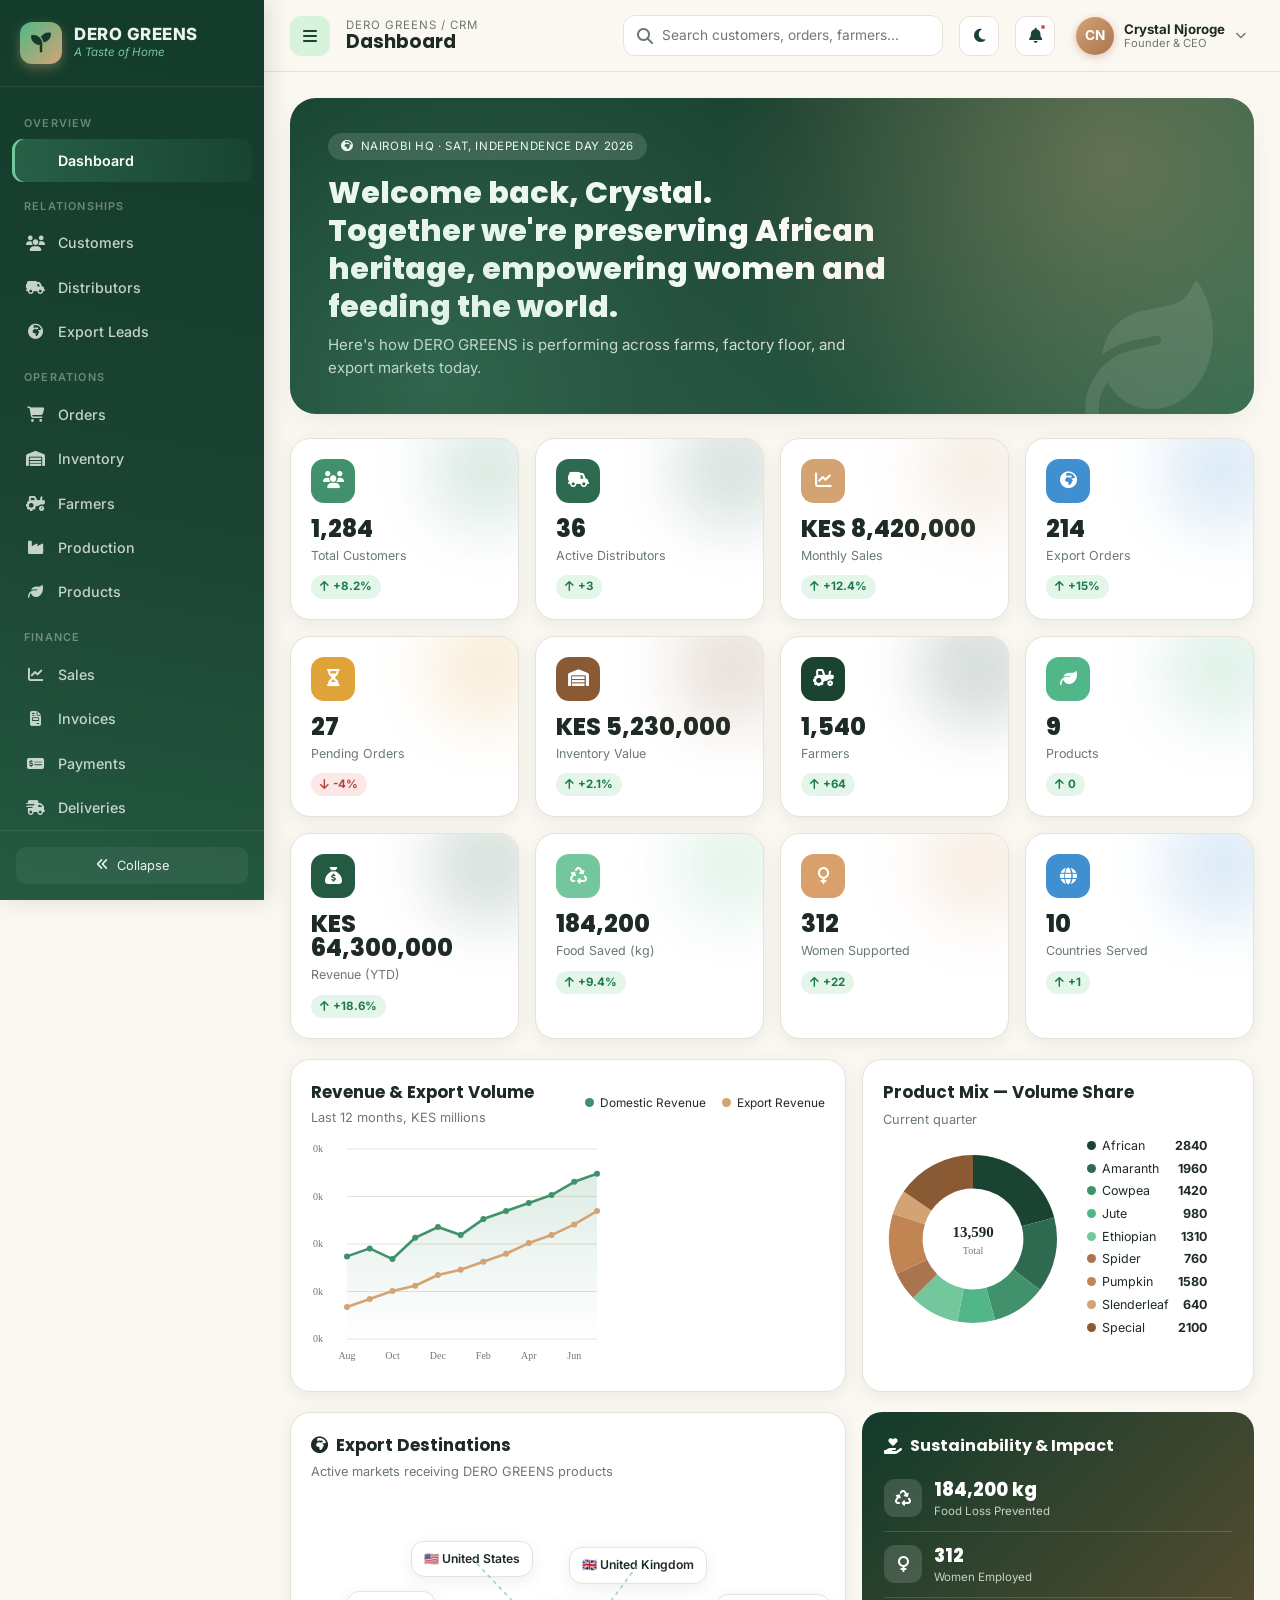
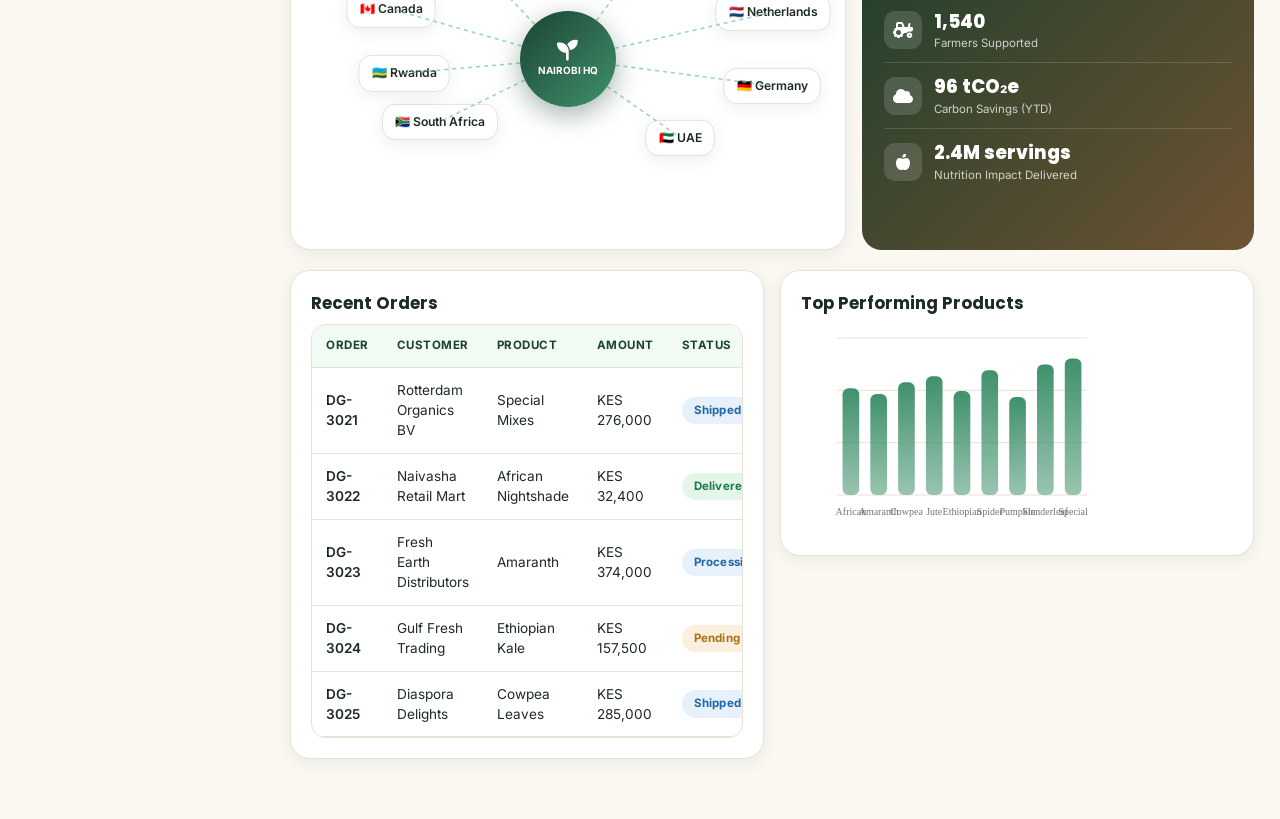
<file: dashboard/index.html>
<!DOCTYPE html>
<html lang="en">
<head>
<meta charset="UTF-8">
<meta name="viewport" content="width=device-width, initial-scale=1.0">
<title>DERO GREENS | CRM Dashboard</title>
<meta name="robots" content="noindex, nofollow">

<!-- ============================================================
     DERO GREENS — CRM DASHBOARD (Front-end only, dummy data)
     Built with Bootstrap 5, Font Awesome, custom CSS & vanilla JS
     ============================================================ -->

<!-- Bootstrap 5 -->
<link href="https://cdn.jsdelivr.net/npm/bootstrap@5.3.3/dist/css/bootstrap.min.css" rel="stylesheet">
<!-- Font Awesome -->
<link rel="stylesheet" href="https://cdnjs.cloudflare.com/ajax/libs/font-awesome/6.5.1/css/all.min.css">
<!-- Google Fonts -->
<link rel="preconnect" href="https://fonts.googleapis.com">
<link href="https://fonts.googleapis.com/css2?family=Poppins:wght@500;600;700;800&family=Inter:wght@400;500;600;700&display=swap" rel="stylesheet">

<style>
/* =========================================================
   1. DESIGN TOKENS
   ========================================================= */
:root{
  --forest-950:#0e2b20;
  --forest-900:#123b2b;
  --forest-800:#1b4332;
  --forest-700:#245a41;
  --green-600:#2d6a4f;
  --green-500:#40916c;
  --green-400:#52b788;
  --green-300:#74c69d;
  --mint-100:#d8f3dc;
  --mint-50:#f1faf3;
  --earth-600:#8a5a34;
  --earth-500:#a9744f;
  --earth-400:#c08552;
  --earth-300:#d9a06b;
  --sand-100:#f3e3cf;
  --cream:#fbf8f2;
  --white:#ffffff;
  --ink:#1e2b24;
  --muted:#6b7a71;
  --line:#e7e2d6;
  --gold:#d4a373;
  --danger:#d9534f;
  --warning:#e0a339;
  --info:#3f8fd1;
  --radius-lg:20px;
  --radius-md:14px;
  --radius-sm:10px;
  --shadow-soft:0 10px 30px -12px rgba(27,67,50,.15);
  --shadow-card:0 4px 16px rgba(27,67,50,.08);
  --sidebar-w:264px;
  --sidebar-w-collapsed:82px;
  --topbar-h:72px;
}

body.dark{
  --cream:#0f1a15;
  --white:#16241d;
  --ink:#eef3ee;
  --muted:#9bb0a3;
  --line:#243830;
  --mint-100:#1c3a2c;
  --mint-50:#152a20;
  --shadow-card:0 4px 18px rgba(0,0,0,.35);
}

*{box-sizing:border-box;}
html{scroll-behavior:smooth;}
body{
  font-family:'Inter',sans-serif;
  background:var(--cream);
  color:var(--ink);
  margin:0;
  transition:background .35s ease, color .35s ease;
  overflow-x:hidden;
}
h1,h2,h3,h4,h5,h6,.font-display{font-family:'Poppins',sans-serif;}
a{text-decoration:none;}
::-webkit-scrollbar{width:8px;height:8px;}
::-webkit-scrollbar-thumb{background:var(--green-300);border-radius:10px;}
::-webkit-scrollbar-track{background:transparent;}

/* =========================================================
   2. APP SHELL
   ========================================================= */
.app-wrapper{display:flex;min-height:100vh;}

/* ---------- Sidebar ---------- */
.sidebar{
  width:var(--sidebar-w);
  background:linear-gradient(190deg, var(--forest-900) 0%, var(--forest-800) 55%, var(--forest-700) 100%);
  color:#eaf3ec;
  position:fixed;
  top:0;left:0;bottom:0;
  z-index:1040;
  display:flex;
  flex-direction:column;
  transition:width .3s ease, transform .3s ease;
  box-shadow:4px 0 24px rgba(0,0,0,.12);
}
.sidebar.collapsed{width:var(--sidebar-w-collapsed);}
.sidebar-brand{
  display:flex;align-items:center;gap:12px;
  padding:22px 20px;
  border-bottom:1px solid rgba(255,255,255,.08);
  min-height:var(--topbar-h);
}
.sidebar-brand .logo-mark{
  width:42px;height:42px;border-radius:12px;
  background:linear-gradient(135deg,var(--green-400),var(--gold));
  display:flex;align-items:center;justify-content:center;
  font-size:20px;color:var(--forest-900);flex:none;
  box-shadow:0 4px 12px rgba(212,163,115,.4);
}
.sidebar-brand .brand-text{overflow:hidden;white-space:nowrap;}
.sidebar-brand .brand-text .name{font-weight:800;font-size:1.05rem;letter-spacing:.5px;line-height:1.1;}
.sidebar-brand .brand-text .tag{font-size:.72rem;color:var(--green-300);font-style:italic;}
.sidebar.collapsed .brand-text{display:none;}

.sidebar-nav{flex:1;overflow-y:auto;padding:14px 12px;}
.sidebar-nav::-webkit-scrollbar{width:4px;}
.nav-section-label{
  font-size:.68rem;text-transform:uppercase;letter-spacing:1.2px;
  color:rgba(234,243,236,.4);padding:14px 12px 6px;font-weight:600;
}
.sidebar.collapsed .nav-section-label{opacity:0;height:8px;padding:0;overflow:hidden;}

.nav-item-btn{
  display:flex;align-items:center;gap:13px;
  padding:10.5px 14px;margin:2px 0;border-radius:11px;
  color:rgba(234,243,236,.82);font-size:.89rem;font-weight:500;
  cursor:pointer;position:relative;white-space:nowrap;
  transition:background .2s ease, color .2s ease, transform .15s ease;
}
.nav-item-btn i{width:19px;text-align:center;font-size:.95rem;flex:none;}
.nav-item-btn:hover{background:rgba(255,255,255,.08);color:#fff;transform:translateX(2px);}
.nav-item-btn.active{
  background:linear-gradient(90deg, rgba(82,183,136,.28), rgba(82,183,136,.06));
  color:#fff;font-weight:600;
  box-shadow:inset 3px 0 0 var(--green-300);
}
.sidebar.collapsed .nav-item-btn span{display:none;}
.sidebar.collapsed .nav-item-btn{justify-content:center;}

.sidebar-foot{padding:16px;border-top:1px solid rgba(255,255,255,.08);}
.sidebar-collapse-btn{
  width:100%;background:rgba(255,255,255,.06);border:none;color:#eaf3ec;
  padding:9px;border-radius:10px;font-size:.8rem;cursor:pointer;
  display:flex;align-items:center;justify-content:center;gap:8px;
  transition:background .2s;
}
.sidebar-collapse-btn:hover{background:rgba(255,255,255,.14);}

/* ---------- Main area ---------- */
.main-wrapper{
  margin-left:var(--sidebar-w);
  flex:1;min-width:0;
  transition:margin-left .3s ease;
  display:flex;flex-direction:column;
}
.sidebar.collapsed ~ .main-wrapper{margin-left:var(--sidebar-w-collapsed);}

/* ---------- Topbar ---------- */
.topbar{
  height:var(--topbar-h);
  position:sticky;top:0;z-index:1030;
  background:rgba(251,248,242,.85);
  backdrop-filter:blur(14px) saturate(160%);
  -webkit-backdrop-filter:blur(14px) saturate(160%);
  border-bottom:1px solid var(--line);
  display:flex;align-items:center;gap:16px;
  padding:0 26px;
}
body.dark .topbar{background:rgba(22,36,29,.85);}
.topbar-toggle{
  background:var(--mint-100);border:none;color:var(--forest-800);
  width:40px;height:40px;border-radius:11px;font-size:1rem;cursor:pointer;
  display:flex;align-items:center;justify-content:center;flex:none;
  transition:background .2s;
}
.topbar-toggle:hover{background:var(--green-300);color:#fff;}
.page-heading{display:flex;flex-direction:column;line-height:1.1;margin-right:auto;min-width:0;}
.page-heading .crumb{font-size:.72rem;color:var(--muted);text-transform:uppercase;letter-spacing:1px;}
.page-heading .title{font-family:'Poppins';font-weight:700;font-size:1.15rem;color:var(--ink);white-space:nowrap;overflow:hidden;text-overflow:ellipsis;}

.search-box{
  position:relative;width:320px;max-width:34vw;
}
.search-box input{
  width:100%;border:1px solid var(--line);background:var(--white);
  border-radius:12px;padding:9px 14px 9px 38px;font-size:.86rem;color:var(--ink);
  transition:box-shadow .2s, border-color .2s;
}
.search-box input:focus{outline:none;border-color:var(--green-400);box-shadow:0 0 0 3px rgba(82,183,136,.18);}
.search-box i{position:absolute;left:14px;top:50%;transform:translateY(-50%);color:var(--muted);}

.icon-btn{
  width:40px;height:40px;border-radius:11px;border:1px solid var(--line);
  background:var(--white);color:var(--forest-800);display:flex;align-items:center;justify-content:center;
  cursor:pointer;position:relative;transition:all .2s;flex:none;font-size:.95rem;
}
.icon-btn:hover{background:var(--mint-100);border-color:var(--green-300);}
.icon-btn .dot{
  position:absolute;top:6px;right:7px;width:8px;height:8px;border-radius:50%;
  background:var(--danger);border:2px solid var(--white);
}
.profile-chip{display:flex;align-items:center;gap:10px;cursor:pointer;padding:5px 8px 5px 5px;border-radius:12px;transition:background .2s;}
.profile-chip:hover{background:var(--mint-100);}
.avatar{
  width:38px;height:38px;border-radius:50%;
  background:linear-gradient(135deg,var(--gold),var(--earth-500));
  display:flex;align-items:center;justify-content:center;color:#fff;font-weight:700;font-size:.85rem;
  flex:none;box-shadow:0 2px 8px rgba(169,116,79,.4);
}
.profile-chip .who{line-height:1.1;}
.profile-chip .who .nm{font-size:.83rem;font-weight:700;color:var(--ink);}
.profile-chip .who .rl{font-size:.7rem;color:var(--muted);}

/* dropdown panels (notifications / profile) */
.float-panel{
  position:absolute;top:56px;right:0;width:340px;background:var(--white);
  border:1px solid var(--line);border-radius:var(--radius-md);box-shadow:var(--shadow-soft);
  padding:8px;display:none;z-index:1050;max-height:420px;overflow-y:auto;
}
.float-panel.show{display:block;animation:fadeSlide .18s ease;}
@keyframes fadeSlide{from{opacity:0;transform:translateY(-6px);}to{opacity:1;transform:translateY(0);}}
.float-panel .fp-title{font-weight:700;font-size:.85rem;padding:8px 10px;color:var(--forest-800);}
.notif-item{display:flex;gap:10px;padding:9px 10px;border-radius:10px;cursor:pointer;}
.notif-item:hover{background:var(--mint-50);}
.notif-item .ni-icon{width:34px;height:34px;border-radius:9px;display:flex;align-items:center;justify-content:center;flex:none;font-size:.8rem;}
.notif-item .ni-body .t{font-size:.8rem;font-weight:600;color:var(--ink);}
.notif-item .ni-body .d{font-size:.72rem;color:var(--muted);}

.content-area{padding:26px 26px 60px;flex:1;min-width:0;}

/* =========================================================
   3. GENERIC COMPONENTS
   ========================================================= */
.page{display:none;animation:pageIn .35s ease;}
.page.active{display:block;}
@keyframes pageIn{from{opacity:0;transform:translateY(8px);}to{opacity:1;transform:translateY(0);}}

.card-soft{
  background:var(--white);border:1px solid var(--line);border-radius:var(--radius-lg);
  box-shadow:var(--shadow-card);
}
.section-title{font-family:'Poppins';font-weight:700;font-size:1.05rem;color:var(--ink);margin-bottom:2px;}
.section-sub{font-size:.8rem;color:var(--muted);}

/* Hero */
.hero-banner{
  border-radius:26px;padding:34px 38px;position:relative;overflow:hidden;color:#fff;
  background:linear-gradient(120deg, var(--forest-900) 0%, var(--forest-800) 45%, var(--green-600) 100%);
  box-shadow:var(--shadow-soft);
  margin-bottom:24px;
}
.hero-banner::before{
  content:"";position:absolute;inset:0;
  background:radial-gradient(circle at 85% 20%, rgba(212,163,115,.35), transparent 45%),
             radial-gradient(circle at 15% 90%, rgba(116,198,157,.28), transparent 50%);
  pointer-events:none;
}
.hero-banner .eyebrow{
  display:inline-flex;align-items:center;gap:7px;background:rgba(255,255,255,.14);
  padding:5px 13px;border-radius:30px;font-size:.72rem;letter-spacing:.6px;text-transform:uppercase;margin-bottom:14px;
}
.hero-banner h1{font-size:1.9rem;font-weight:800;max-width:640px;line-height:1.25;margin-bottom:8px;}
.hero-banner p{max-width:560px;color:rgba(255,255,255,.82);font-size:.94rem;margin-bottom:0;}
.hero-leaf{position:absolute;right:36px;bottom:-14px;font-size:9rem;opacity:.10;transform:rotate(-12deg);}

/* Stat cards */
.stat-card{
  background:var(--white);border:1px solid var(--line);border-radius:var(--radius-lg);
  padding:20px;position:relative;overflow:hidden;transition:transform .25s ease, box-shadow .25s ease;
  box-shadow:var(--shadow-card);height:100%;
}
.stat-card:hover{transform:translateY(-5px);box-shadow:var(--shadow-soft);}
.stat-card .si-icon{
  width:44px;height:44px;border-radius:13px;display:flex;align-items:center;justify-content:center;
  font-size:1.05rem;margin-bottom:14px;color:#fff;
}
.stat-card .si-val{font-family:'Poppins';font-weight:800;font-size:1.5rem;color:var(--ink);line-height:1;}
.stat-card .si-label{font-size:.78rem;color:var(--muted);margin-top:6px;}
.stat-card .si-trend{font-size:.72rem;font-weight:700;margin-top:10px;display:inline-flex;align-items:center;gap:4px;padding:3px 9px;border-radius:20px;}
.si-trend.up{color:#1b7a4d;background:#e4f6ea;}
.si-trend.down{color:#b8433d;background:#fbe8e7;}
.stat-card .si-glow{position:absolute;width:120px;height:120px;border-radius:50%;filter:blur(30px);opacity:.18;top:-30px;right:-30px;}

/* Buttons */
.btn-dero{
  background:linear-gradient(135deg,var(--green-500),var(--forest-800));border:none;color:#fff;
  border-radius:11px;padding:9px 18px;font-weight:600;font-size:.85rem;transition:all .2s;
  box-shadow:0 4px 14px rgba(45,106,79,.3);
}
.btn-dero:hover{filter:brightness(1.08);color:#fff;transform:translateY(-1px);}
.btn-outline-dero{
  border:1.5px solid var(--green-400);color:var(--forest-800);background:transparent;border-radius:11px;
  padding:8px 17px;font-weight:600;font-size:.85rem;transition:all .2s;
}
.btn-outline-dero:hover{background:var(--mint-100);}
.btn-ghost-sm{border:1px solid var(--line);background:var(--white);color:var(--ink);border-radius:9px;padding:5px 11px;font-size:.76rem;font-weight:600;transition:.2s;}
.btn-ghost-sm:hover{background:var(--mint-100);border-color:var(--green-300);}

/* Badges */
.badge-dero{padding:5px 12px;border-radius:20px;font-size:.72rem;font-weight:700;letter-spacing:.2px;display:inline-flex;align-items:center;gap:5px;}
.bd-green{background:#e4f6ea;color:#1b7a4d;}
.bd-gold{background:#fbf0dd;color:#a97112;}
.bd-red{background:#fbe8e7;color:#b8433d;}
.bd-blue{background:#e6f1fb;color:#2266a3;}
.bd-gray{background:#eef0ee;color:#6b7a71;}
.bd-forest{background:var(--forest-800);color:#fff;}

/* Tables */
.table-modern{width:100%;border-collapse:separate;border-spacing:0;font-size:.85rem;}
.table-modern thead th{
  background:var(--mint-50);color:var(--forest-800);font-weight:700;font-size:.72rem;
  text-transform:uppercase;letter-spacing:.5px;padding:12px 14px;border-bottom:1px solid var(--line);white-space:nowrap;
}
.table-modern thead th:first-child{border-top-left-radius:12px;}
.table-modern thead th:last-child{border-top-right-radius:12px;}
.table-modern tbody td{padding:12px 14px;border-bottom:1px solid var(--line);color:var(--ink);vertical-align:middle;}
.table-modern tbody tr{transition:background .15s;}
.table-modern tbody tr:hover{background:var(--mint-50);}
.table-scroll{overflow-x:auto;border-radius:14px;border:1px solid var(--line);}
.row-avatar{width:32px;height:32px;border-radius:9px;display:flex;align-items:center;justify-content:center;font-size:.72rem;font-weight:700;color:#fff;flex:none;}

.filter-select{border:1px solid var(--line);border-radius:10px;padding:7px 12px;font-size:.8rem;background:var(--white);color:var(--ink);}
.toolbar{display:flex;flex-wrap:wrap;gap:10px;align-items:center;margin-bottom:16px;}
.toolbar .search-box{width:260px;}

/* Progress bars */
.progress-dero{height:8px;border-radius:20px;background:var(--mint-100);overflow:hidden;}
.progress-dero .bar{height:100%;border-radius:20px;background:linear-gradient(90deg,var(--green-400),var(--forest-800));}

/* Kanban / Pipeline */
.kanban-scroll{display:flex;gap:16px;overflow-x:auto;padding-bottom:14px;}
.kanban-col{
  min-width:270px;max-width:270px;background:var(--mint-50);border:1px solid var(--line);
  border-radius:16px;padding:14px;flex:none;
}
.kanban-col-head{display:flex;justify-content:space-between;align-items:center;margin-bottom:12px;}
.kanban-col-head .kt{font-weight:700;font-size:.83rem;color:var(--forest-800);}
.kanban-count{background:var(--white);border-radius:20px;padding:2px 9px;font-size:.72rem;font-weight:700;color:var(--muted);}
.kanban-card{
  background:var(--white);border:1px solid var(--line);border-radius:13px;padding:12px;margin-bottom:10px;
  cursor:grab;transition:box-shadow .2s, transform .2s;box-shadow:0 1px 4px rgba(0,0,0,.04);
}
.kanban-card:hover{box-shadow:0 6px 16px rgba(27,67,50,.12);transform:translateY(-2px);}
.kanban-card.dragging{opacity:.4;}
.kanban-col.drag-over{background:var(--mint-100);}
.kanban-card .kc-title{font-weight:700;font-size:.83rem;margin-bottom:4px;}
.kanban-card .kc-meta{font-size:.72rem;color:var(--muted);display:flex;align-items:center;gap:6px;margin-top:6px;}

/* Product cards */
.product-card{background:var(--white);border:1px solid var(--line);border-radius:18px;overflow:hidden;transition:.25s;height:100%;box-shadow:var(--shadow-card);}
.product-card:hover{transform:translateY(-6px);box-shadow:var(--shadow-soft);}
.product-photo{
  height:130px;display:flex;align-items:center;justify-content:center;font-size:2.6rem;position:relative;
  background:linear-gradient(135deg,var(--mint-100),var(--sand-100));color:var(--forest-700);
}
.product-photo .export-badge{position:absolute;top:10px;right:10px;}
.product-body{padding:15px;}
.product-body h6{font-weight:700;margin-bottom:2px;}
.product-body .scientific{font-size:.72rem;color:var(--muted);font-style:italic;margin-bottom:10px;}
.pspecs{display:grid;grid-template-columns:1fr 1fr;gap:8px;font-size:.76rem;margin-bottom:10px;}
.pspecs div span{display:block;color:var(--muted);font-size:.68rem;text-transform:uppercase;letter-spacing:.4px;}
.pspecs div b{color:var(--ink);}

/* Export leads pipeline card */
.lead-card{background:var(--white);border:1px solid var(--line);border-radius:13px;padding:12px;margin-bottom:10px;cursor:grab;box-shadow:0 1px 4px rgba(0,0,0,.04);transition:.2s;}
.lead-card:hover{box-shadow:0 6px 16px rgba(27,67,50,.12);transform:translateY(-2px);}
.lead-card .flag{font-size:1.3rem;margin-right:6px;}
.lead-card .company{font-weight:700;font-size:.84rem;}
.lead-card .contact{font-size:.72rem;color:var(--muted);margin-bottom:8px;}
.lead-card .rev{font-weight:700;color:var(--forest-800);font-size:.86rem;}
.lead-card .prob-wrap{margin-top:8px;}

/* Charts */
.chart-card{background:var(--white);border:1px solid var(--line);border-radius:var(--radius-lg);padding:20px;box-shadow:var(--shadow-card);}
canvas{max-width:100%;}
.legend-dot{width:9px;height:9px;border-radius:50%;display:inline-block;margin-right:6px;}

/* World / export map */
.world-hub{position:relative;height:340px;display:flex;align-items:center;justify-content:center;}
.world-center{
  width:96px;height:96px;border-radius:50%;background:linear-gradient(135deg,var(--forest-800),var(--green-500));
  display:flex;flex-direction:column;align-items:center;justify-content:center;color:#fff;z-index:3;box-shadow:0 8px 26px rgba(27,67,50,.4);
}
.world-center i{font-size:1.3rem;}
.world-center span{font-size:.62rem;font-weight:700;margin-top:2px;}
.dest-node{
  position:absolute;background:var(--white);border:1px solid var(--line);border-radius:13px;padding:8px 12px;
  box-shadow:var(--shadow-card);font-size:.76rem;font-weight:600;display:flex;align-items:center;gap:7px;
  transition:transform .2s;white-space:nowrap;
}
.dest-node:hover{transform:scale(1.08);z-index:5;}
.world-svg{position:absolute;inset:0;width:100%;height:100%;z-index:1;}
.world-svg line{stroke:var(--green-300);stroke-width:1.6;stroke-dasharray:4 4;opacity:.7;}

/* Sustainability card */
.sustain-card{border-radius:var(--radius-lg);padding:22px;color:#fff;background:linear-gradient(135deg,var(--forest-900),var(--earth-600) 130%);position:relative;overflow:hidden;height:100%;}
.sustain-item{display:flex;align-items:center;gap:12px;padding:10px 0;border-bottom:1px solid rgba(255,255,255,.14);}
.sustain-item:last-child{border-bottom:none;}
.sustain-item .si-ic{width:38px;height:38px;border-radius:11px;background:rgba(255,255,255,.14);display:flex;align-items:center;justify-content:center;flex:none;}
.sustain-item .si-num{font-family:'Poppins';font-weight:800;font-size:1.15rem;}
.sustain-item .si-lbl{font-size:.72rem;color:rgba(255,255,255,.75);}

/* Calendar */
.cal-grid{display:grid;grid-template-columns:repeat(7,1fr);gap:6px;}
.cal-dow{text-align:center;font-size:.7rem;font-weight:700;color:var(--muted);text-transform:uppercase;padding:6px 0;}
.cal-cell{
  min-height:78px;border:1px solid var(--line);border-radius:11px;padding:6px 8px;font-size:.78rem;color:var(--ink);
  background:var(--white);transition:.2s;
}
.cal-cell.muted{opacity:.35;}
.cal-cell.today{border-color:var(--green-400);box-shadow:0 0 0 2px rgba(82,183,136,.25) inset;}
.cal-cell .ev{margin-top:4px;font-size:.66rem;background:var(--mint-100);color:var(--forest-800);border-radius:6px;padding:1px 6px;display:block;overflow:hidden;text-overflow:ellipsis;white-space:nowrap;}

/* Settings tabs */
.settings-tabs .nav-link{color:var(--muted);font-weight:600;font-size:.85rem;border:none;border-radius:11px;padding:9px 16px;}
.settings-tabs .nav-link.active{background:var(--forest-800);color:#fff;}
.form-control-dero, .form-select-dero{border:1px solid var(--line);border-radius:10px;padding:9px 12px;font-size:.85rem;background:var(--white);color:var(--ink);}

/* Reports */
.report-card{border:1px solid var(--line);border-radius:18px;padding:22px;background:var(--white);transition:.25s;height:100%;box-shadow:var(--shadow-card);}
.report-card:hover{transform:translateY(-5px);box-shadow:var(--shadow-soft);}
.report-icon{width:50px;height:50px;border-radius:14px;display:flex;align-items:center;justify-content:center;font-size:1.2rem;color:#fff;margin-bottom:14px;}

/* Toast */
.toast-dero{position:fixed;bottom:24px;right:24px;background:var(--forest-800);color:#fff;padding:13px 20px;border-radius:13px;box-shadow:var(--shadow-soft);z-index:2000;font-size:.85rem;display:flex;align-items:center;gap:10px;transform:translateY(20px);opacity:0;transition:.3s;pointer-events:none;}
.toast-dero.show{transform:translateY(0);opacity:1;}

/* Utility */
.text-muted-soft{color:var(--muted);}
.divider-soft{border-top:1px solid var(--line);margin:20px 0;}
.chip-flag{font-size:1.1rem;}
@media (max-width: 991px){
  .sidebar{transform:translateX(-100%);}
  .sidebar.mobile-open{transform:translateX(0);}
  .main-wrapper{margin-left:0 !important;}
  .search-box{display:none;}
}
</style>
</head>
<body>

<div class="app-wrapper">

  <!-- ============================= SIDEBAR ============================= -->
  <aside class="sidebar" id="sidebar">
    <div class="sidebar-brand">
      <div class="logo-mark"><i class="fa-solid fa-seedling"></i></div>
      <div class="brand-text">
        <div class="name">DERO GREENS</div>
        <div class="tag">A Taste of Home</div>
      </div>
    </div>

    <nav class="sidebar-nav" id="sidebarNav">
      <div class="nav-section-label">Overview</div>
      <div class="nav-item-btn active" data-page="dashboard"><i class="fa-solid fa-grid-2"></i><span>Dashboard</span></div>

      <div class="nav-section-label">Relationships</div>
      <div class="nav-item-btn" data-page="customers"><i class="fa-solid fa-users"></i><span>Customers</span></div>
      <div class="nav-item-btn" data-page="distributors"><i class="fa-solid fa-truck-field"></i><span>Distributors</span></div>
      <div class="nav-item-btn" data-page="exportleads"><i class="fa-solid fa-earth-africa"></i><span>Export Leads</span></div>

      <div class="nav-section-label">Operations</div>
      <div class="nav-item-btn" data-page="orders"><i class="fa-solid fa-cart-shopping"></i><span>Orders</span></div>
      <div class="nav-item-btn" data-page="inventory"><i class="fa-solid fa-warehouse"></i><span>Inventory</span></div>
      <div class="nav-item-btn" data-page="farmers"><i class="fa-solid fa-tractor"></i><span>Farmers</span></div>
      <div class="nav-item-btn" data-page="production"><i class="fa-solid fa-industry"></i><span>Production</span></div>
      <div class="nav-item-btn" data-page="products"><i class="fa-solid fa-leaf"></i><span>Products</span></div>

      <div class="nav-section-label">Finance</div>
      <div class="nav-item-btn" data-page="sales"><i class="fa-solid fa-chart-line"></i><span>Sales</span></div>
      <div class="nav-item-btn" data-page="invoices"><i class="fa-solid fa-file-invoice"></i><span>Invoices</span></div>
      <div class="nav-item-btn" data-page="payments"><i class="fa-solid fa-money-check-dollar"></i><span>Payments</span></div>
      <div class="nav-item-btn" data-page="deliveries"><i class="fa-solid fa-truck-fast"></i><span>Deliveries</span></div>

      <div class="nav-section-label">Compliance</div>
      <div class="nav-item-btn" data-page="exportdocs"><i class="fa-solid fa-stamp"></i><span>Export Documentation</span></div>
      <div class="nav-item-btn" data-page="qa"><i class="fa-solid fa-magnifying-glass-chart"></i><span>Quality Assurance</span></div>
      <div class="nav-item-btn" data-page="compliance"><i class="fa-solid fa-shield-halved"></i><span>Compliance</span></div>

      <div class="nav-section-label">Growth</div>
      <div class="nav-item-btn" data-page="marketing"><i class="fa-solid fa-bullhorn"></i><span>Marketing</span></div>
      <div class="nav-item-btn" data-page="tasks"><i class="fa-solid fa-list-check"></i><span>Tasks</span></div>
      <div class="nav-item-btn" data-page="calendar"><i class="fa-solid fa-calendar-days"></i><span>Calendar</span></div>
      <div class="nav-item-btn" data-page="reports"><i class="fa-solid fa-file-lines"></i><span>Reports</span></div>
      <div class="nav-item-btn" data-page="analytics"><i class="fa-solid fa-chart-pie"></i><span>Analytics</span></div>

      <div class="nav-section-label">System</div>
      <div class="nav-item-btn" data-page="settings"><i class="fa-solid fa-gear"></i><span>Settings</span></div>
    </nav>

    <div class="sidebar-foot">
      <button class="sidebar-collapse-btn" id="collapseBtn"><i class="fa-solid fa-angles-left"></i><span id="collapseLbl">Collapse</span></button>
    </div>
  </aside>

  <!-- ============================= MAIN ============================= -->
  <div class="main-wrapper">

    <!-- Topbar -->
    <nav class="topbar">
      <button class="topbar-toggle" id="mobileToggle"><i class="fa-solid fa-bars"></i></button>
      <div class="page-heading">
        <span class="crumb">DERO GREENS / CRM</span>
        <span class="title" id="pageTitle">Dashboard</span>
      </div>

      <div class="search-box">
        <i class="fa-solid fa-magnifying-glass"></i>
        <input type="text" id="globalSearch" placeholder="Search customers, orders, farmers...">
      </div>

      <button class="icon-btn" id="darkToggle" title="Toggle dark mode"><i class="fa-solid fa-moon"></i></button>

      <div style="position:relative;">
        <button class="icon-btn" id="notifBtn"><i class="fa-solid fa-bell"></i><span class="dot"></span></button>
        <div class="float-panel" id="notifPanel">
          <div class="fp-title">Notifications</div>
          <div class="notif-item">
            <div class="ni-icon bd-green"><i class="fa-solid fa-box"></i></div>
            <div class="ni-body"><div class="t">Order #DG-3021 ready to ship</div><div class="d">Rotterdam, Netherlands · 12m ago</div></div>
          </div>
          <div class="notif-item">
            <div class="ni-icon bd-gold"><i class="fa-solid fa-triangle-exclamation"></i></div>
            <div class="ni-body"><div class="t">Low stock: Amaranth (Terere)</div><div class="d">Nairobi Warehouse · 40m ago</div></div>
          </div>
          <div class="notif-item">
            <div class="ni-icon bd-blue"><i class="fa-solid fa-file-signature"></i></div>
            <div class="ni-body"><div class="t">Phytosanitary certificate approved</div><div class="d">Batch DG-2207 · 1h ago</div></div>
          </div>
          <div class="notif-item">
            <div class="ni-icon bd-red"><i class="fa-solid fa-clock"></i></div>
            <div class="ni-body"><div class="t">Invoice INV-1042 overdue</div><div class="d">Fresh Earth Distributors · 3h ago</div></div>
          </div>
          <div class="notif-item">
            <div class="ni-icon bd-green"><i class="fa-solid fa-seedling"></i></div>
            <div class="ni-body"><div class="t">New farmer onboarded: Wanjiru Kamau</div><div class="d">Kiambu County · Today</div></div>
          </div>
        </div>
      </div>

      <div style="position:relative;">
        <div class="profile-chip" id="profileBtn">
          <div class="avatar">CN</div>
          <div class="who d-none d-md-block">
            <div class="nm">Crystal Njoroge</div>
            <div class="rl">Founder & CEO</div>
          </div>
          <i class="fa-solid fa-chevron-down" style="font-size:.7rem;color:var(--muted);"></i>
        </div>
        <div class="float-panel" id="profilePanel" style="width:220px;">
          <div class="notif-item"><div class="ni-icon bd-forest"><i class="fa-solid fa-user"></i></div><div class="ni-body"><div class="t">My Profile</div></div></div>
          <div class="notif-item"><div class="ni-icon bd-gray"><i class="fa-solid fa-gear"></i></div><div class="ni-body"><div class="t">Account Settings</div></div></div>
          <div class="notif-item"><div class="ni-icon bd-gray"><i class="fa-solid fa-circle-question"></i></div><div class="ni-body"><div class="t">Help Center</div></div></div>
          <div class="divider-soft" style="margin:6px 0;"></div>
          <div class="notif-item"><div class="ni-icon bd-red"><i class="fa-solid fa-right-from-bracket"></i></div><div class="ni-body"><div class="t">Sign Out</div></div></div>
        </div>
      </div>
    </nav>

    <!-- Content -->
    <main class="content-area" id="contentArea">

      <!-- ======================================================= DASHBOARD ======================================================= -->
      <section class="page active" id="page-dashboard">

        <div class="hero-banner">
          <span class="eyebrow"><i class="fa-solid fa-earth-africa"></i> Nairobi HQ · Sat, Independence Day 2026</span>
          <h1>Welcome back, Crystal.<br>Together we're preserving African heritage, empowering women and feeding the world.</h1>
          <p>Here's how DERO GREENS is performing across farms, factory floor, and export markets today.</p>
          <i class="fa-solid fa-leaf hero-leaf"></i>
        </div>

        <div class="row g-3" id="statCardsRow"><!-- injected by JS --></div>

        <div class="row g-3 mt-1">
          <div class="col-xl-7">
            <div class="chart-card h-100">
              <div class="d-flex justify-content-between align-items-center mb-2">
                <div>
                  <div class="section-title">Revenue &amp; Export Volume</div>
                  <div class="section-sub">Last 12 months, KES millions</div>
                </div>
                <div class="d-flex gap-3">
                  <span style="font-size:.74rem;"><span class="legend-dot" style="background:var(--green-500);"></span>Domestic Revenue</span>
                  <span style="font-size:.74rem;"><span class="legend-dot" style="background:var(--gold);"></span>Export Revenue</span>
                </div>
              </div>
              <canvas id="chartRevenue" height="230"></canvas>
            </div>
          </div>
          <div class="col-xl-5">
            <div class="chart-card h-100">
              <div class="section-title mb-1">Product Mix — Volume Share</div>
              <div class="section-sub mb-2">Current quarter</div>
              <div class="d-flex align-items-center gap-4">
                <canvas id="chartMix" width="180" height="180"></canvas>
                <div id="mixLegend" style="font-size:.78rem;"></div>
              </div>
            </div>
          </div>
        </div>

        <div class="row g-3 mt-1">
          <div class="col-xl-7">
            <div class="chart-card">
              <div class="section-title mb-1"><i class="fa-solid fa-earth-africa me-1"></i> Export Destinations</div>
              <div class="section-sub mb-2">Active markets receiving DERO GREENS products</div>
              <div class="world-hub" id="worldHub"><!-- injected --></div>
            </div>
          </div>
          <div class="col-xl-5">
            <div class="sustain-card h-100">
              <div class="d-flex align-items-center gap-2 mb-2">
                <i class="fa-solid fa-hand-holding-heart"></i>
                <div class="font-display" style="font-weight:700;">Sustainability &amp; Impact</div>
              </div>
              <div class="sustain-item">
                <div class="si-ic"><i class="fa-solid fa-recycle"></i></div>
                <div><div class="si-num">184,200 kg</div><div class="si-lbl">Food Loss Prevented</div></div>
              </div>
              <div class="sustain-item">
                <div class="si-ic"><i class="fa-solid fa-venus"></i></div>
                <div><div class="si-num">312</div><div class="si-lbl">Women Employed</div></div>
              </div>
              <div class="sustain-item">
                <div class="si-ic"><i class="fa-solid fa-tractor"></i></div>
                <div><div class="si-num">1,540</div><div class="si-lbl">Farmers Supported</div></div>
              </div>
              <div class="sustain-item">
                <div class="si-ic"><i class="fa-solid fa-cloud"></i></div>
                <div><div class="si-num">96 tCO₂e</div><div class="si-lbl">Carbon Savings (YTD)</div></div>
              </div>
              <div class="sustain-item">
                <div class="si-ic"><i class="fa-solid fa-apple-whole"></i></div>
                <div><div class="si-num">2.4M servings</div><div class="si-lbl">Nutrition Impact Delivered</div></div>
              </div>
            </div>
          </div>
        </div>

        <div class="row g-3 mt-1">
          <div class="col-lg-6">
            <div class="chart-card">
              <div class="section-title mb-2">Recent Orders</div>
              <div class="table-scroll">
                <table class="table-modern" id="recentOrdersTable">
                  <thead><tr><th>Order</th><th>Customer</th><th>Product</th><th>Amount</th><th>Status</th></tr></thead>
                  <tbody></tbody>
                </table>
              </div>
            </div>
          </div>
          <div class="col-lg-6">
            <div class="chart-card">
              <div class="section-title mb-2">Top Performing Products</div>
              <canvas id="chartTopProducts" height="205"></canvas>
            </div>
          </div>
        </div>
      </section>

      <!-- ======================================================= CUSTOMERS ======================================================= -->
      <section class="page" id="page-customers">
        <div class="d-flex justify-content-between align-items-center flex-wrap gap-2 mb-3">
          <div><div class="section-title">Customers</div><div class="section-sub">All retail &amp; wholesale customer accounts</div></div>
          <button class="btn-dero" onclick="toast('Add Customer form would open here')"><i class="fa-solid fa-plus me-1"></i> Add Customer</button>
        </div>
        <div class="toolbar">
          <div class="search-box"><i class="fa-solid fa-magnifying-glass"></i><input class="tbl-search" data-target="customersTable" placeholder="Search customers..."></div>
          <select class="filter-select" id="custStatusFilter"><option value="">All Statuses</option><option>Active</option><option>Inactive</option><option>Prospect</option></select>
          <select class="filter-select" id="custTypeFilter"><option value="">All Types</option><option>Retail</option><option>Wholesale</option><option>Export</option><option>Institutional</option></select>
          <button class="btn-outline-dero ms-auto"><i class="fa-solid fa-file-export me-1"></i> Export</button>
        </div>
        <div class="table-scroll">
          <table class="table-modern" id="customersTable">
            <thead><tr><th>Customer</th><th>Country</th><th>City</th><th>Phone</th><th>Email</th><th>Type</th><th>Status</th><th>Orders</th><th>LTV</th><th>Last Purchase</th><th>Notes</th><th>Actions</th></tr></thead>
            <tbody></tbody>
          </table>
        </div>
      </section>

      <!-- ======================================================= DISTRIBUTORS ======================================================= -->
      <section class="page" id="page-distributors">
        <div class="d-flex justify-content-between align-items-center flex-wrap gap-2 mb-3">
          <div><div class="section-title">Distributors</div><div class="section-sub">Import partners and volume distributors</div></div>
          <button class="btn-dero" onclick="toast('Add Distributor form would open here')"><i class="fa-solid fa-plus me-1"></i> Add Distributor</button>
        </div>
        <div class="toolbar">
          <div class="search-box"><i class="fa-solid fa-magnifying-glass"></i><input class="tbl-search" data-target="distributorsTable" placeholder="Search distributors..."></div>
          <select class="filter-select" id="distStatusFilter"><option value="">All Statuses</option><option>Active</option><option>Onboarding</option><option>Suspended</option></select>
          <button class="btn-outline-dero ms-auto"><i class="fa-solid fa-file-export me-1"></i> Export</button>
        </div>
        <div class="table-scroll">
          <table class="table-modern" id="distributorsTable">
            <thead><tr><th>Distributor</th><th>Country</th><th>Import Status</th><th>Food License</th><th>Volume (kg)</th><th>Contact</th><th>Email</th><th>Phone</th><th>Last Contact</th><th>Potential Revenue</th><th>Status</th></tr></thead>
            <tbody></tbody>
          </table>
        </div>
      </section>

      <!-- ======================================================= EXPORT LEADS (PIPELINE) ======================================================= -->
      <section class="page" id="page-exportleads">
        <div class="d-flex justify-content-between align-items-center flex-wrap gap-2 mb-3">
          <div><div class="section-title">Export Leads Pipeline</div><div class="section-sub">Drag cards across stages · Salesforce-style opportunity board</div></div>
          <button class="btn-dero" onclick="toast('New lead form would open here')"><i class="fa-solid fa-plus me-1"></i> New Lead</button>
        </div>
        <div class="kanban-scroll" id="leadsPipeline"><!-- injected --></div>
      </section>

      <!-- ======================================================= ORDERS ======================================================= -->
      <section class="page" id="page-orders">
        <div class="d-flex justify-content-between align-items-center flex-wrap gap-2 mb-3">
          <div><div class="section-title">Orders</div><div class="section-sub">Domestic and export order tracking</div></div>
          <button class="btn-dero" onclick="toast('New order form would open here')"><i class="fa-solid fa-plus me-1"></i> New Order</button>
        </div>
        <div class="toolbar">
          <div class="search-box"><i class="fa-solid fa-magnifying-glass"></i><input class="tbl-search" data-target="ordersTable" placeholder="Search orders..."></div>
          <select class="filter-select" id="orderStatusFilter"><option value="">All Statuses</option><option>Pending</option><option>Processing</option><option>Shipped</option><option>Delivered</option><option>Cancelled</option></select>
          <button class="btn-outline-dero ms-auto"><i class="fa-solid fa-file-export me-1"></i> Export</button>
        </div>
        <div class="table-scroll">
          <table class="table-modern" id="ordersTable">
            <thead><tr><th>Order ID</th><th>Customer</th><th>Product</th><th>Qty (kg)</th><th>Order Date</th><th>Destination</th><th>Amount</th><th>Status</th><th>Actions</th></tr></thead>
            <tbody></tbody>
          </table>
        </div>
      </section>

      <!-- ======================================================= INVENTORY ======================================================= -->
      <section class="page" id="page-inventory">
        <div class="section-title mb-1">Inventory &amp; Warehouse</div>
        <div class="section-sub mb-3">Real-time stock across Nairobi &amp; Nakuru facilities</div>
        <div class="row g-3 mb-3" id="inventoryStatsRow"></div>
        <div class="toolbar">
          <div class="search-box"><i class="fa-solid fa-magnifying-glass"></i><input class="tbl-search" data-target="inventoryTable" placeholder="Search inventory..."></div>
          <select class="filter-select" id="invLocFilter"><option value="">All Locations</option><option>Nairobi Warehouse</option><option>Nakuru Cold Store</option><option>Mombasa Export Bay</option></select>
          <button class="btn-outline-dero ms-auto"><i class="fa-solid fa-file-export me-1"></i> Export</button>
        </div>
        <div class="table-scroll">
          <table class="table-modern" id="inventoryTable">
            <thead><tr><th>Product</th><th>Batch #</th><th>Current Stock</th><th>Incoming</th><th>Reserved</th><th>Storage Location</th><th>Expiry Date</th><th>Alert</th></tr></thead>
            <tbody></tbody>
          </table>
        </div>
      </section>

      <!-- ======================================================= FARMERS ======================================================= -->
      <section class="page" id="page-farmers">
        <div class="d-flex justify-content-between align-items-center flex-wrap gap-2 mb-3">
          <div><div class="section-title">Farmers Network</div><div class="section-sub">Women-led smallholder farmer partners</div></div>
          <button class="btn-dero" onclick="toast('Onboard Farmer form would open here')"><i class="fa-solid fa-plus me-1"></i> Onboard Farmer</button>
        </div>
        <div class="toolbar">
          <div class="search-box"><i class="fa-solid fa-magnifying-glass"></i><input class="tbl-search" data-target="farmersTable" placeholder="Search farmers..."></div>
          <select class="filter-select" id="farmCertFilter"><option value="">All Certifications</option><option>Organic Certified</option><option>In Transition</option><option>Conventional</option></select>
          <button class="btn-outline-dero ms-auto"><i class="fa-solid fa-file-export me-1"></i> Export</button>
        </div>
        <div class="table-scroll">
          <table class="table-modern" id="farmersTable">
            <thead><tr><th>Farmer</th><th>County</th><th>Village</th><th>Phone</th><th>Farm Size (acres)</th><th>Products Grown</th><th>Certification</th><th>Organic Status</th><th>Harvest Forecast</th><th>Payments (KES)</th></tr></thead>
            <tbody></tbody>
          </table>
        </div>
      </section>

      <!-- ======================================================= PRODUCTION ======================================================= -->
      <section class="page" id="page-production">
        <div class="section-title mb-1">Production Floor</div>
        <div class="section-sub mb-3">Live processing pipeline — Nairobi Processing Plant</div>
        <div class="row g-3 mb-3" id="productionStagesRow"></div>
        <div class="chart-card">
          <div class="section-title mb-2">Batch Records</div>
          <div class="table-scroll">
            <table class="table-modern" id="productionTable">
              <thead><tr><th>Batch #</th><th>Product</th><th>Operator</th><th>Stage</th><th>Production Date</th><th>Expiry Date</th><th>Yield (kg)</th><th>Status</th></tr></thead>
              <tbody></tbody>
            </table>
          </div>
        </div>
      </section>

      <!-- ======================================================= PRODUCTS ======================================================= -->
      <section class="page" id="page-products">
        <div class="d-flex justify-content-between align-items-center flex-wrap gap-2 mb-3">
          <div><div class="section-title">Products</div><div class="section-sub">Traditional African vegetables — processed &amp; export-ready</div></div>
          <button class="btn-dero" onclick="toast('Add Product form would open here')"><i class="fa-solid fa-plus me-1"></i> Add Product</button>
        </div>
        <div class="row g-3" id="productsRow"></div>
      </section>

      <!-- ======================================================= SALES ======================================================= -->
      <section class="page" id="page-sales">
        <div class="section-title mb-1">Sales Performance</div>
        <div class="section-sub mb-3">Cross-channel sales analytics</div>
        <div class="row g-3">
          <div class="col-xl-6">
            <div class="chart-card">
              <div class="section-title mb-2">Daily Sales — Last 14 Days</div>
              <canvas id="chartDailySales" height="220"></canvas>
            </div>
          </div>
          <div class="col-xl-6">
            <div class="chart-card">
              <div class="section-title mb-2">Monthly Sales — Last 12 Months</div>
              <canvas id="chartMonthlySales" height="220"></canvas>
            </div>
          </div>
          <div class="col-xl-6">
            <div class="chart-card">
              <div class="section-title mb-2">Product Performance</div>
              <canvas id="chartProductPerf" height="230"></canvas>
            </div>
          </div>
          <div class="col-xl-6">
            <div class="chart-card">
              <div class="section-title mb-2">Country Performance</div>
              <canvas id="chartCountryPerf" height="230"></canvas>
            </div>
          </div>
          <div class="col-xl-7">
            <div class="chart-card">
              <div class="section-title mb-2">Top Customers</div>
              <div class="table-scroll">
                <table class="table-modern" id="topCustomersTable">
                  <thead><tr><th>Customer</th><th>Country</th><th>Orders</th><th>Lifetime Value</th></tr></thead>
                  <tbody></tbody>
                </table>
              </div>
            </div>
          </div>
          <div class="col-xl-5">
            <div class="chart-card h-100">
              <div class="section-title mb-2">Repeat vs New Customers</div>
              <div class="d-flex align-items-center gap-4">
                <canvas id="chartRepeat" width="170" height="170"></canvas>
                <div id="repeatLegend" style="font-size:.8rem;"></div>
              </div>
            </div>
          </div>
        </div>
      </section>

      <!-- ======================================================= INVOICES ======================================================= -->
      <section class="page" id="page-invoices">
        <div class="d-flex justify-content-between align-items-center flex-wrap gap-2 mb-3">
          <div><div class="section-title">Invoices</div><div class="section-sub">Billing &amp; accounts receivable</div></div>
          <button class="btn-dero" onclick="toast('New Invoice form would open here')"><i class="fa-solid fa-plus me-1"></i> New Invoice</button>
        </div>
        <div class="toolbar">
          <div class="search-box"><i class="fa-solid fa-magnifying-glass"></i><input class="tbl-search" data-target="invoicesTable" placeholder="Search invoices..."></div>
          <select class="filter-select" id="invStatusFilter"><option value="">All Statuses</option><option>Paid</option><option>Pending</option><option>Overdue</option></select>
          <button class="btn-outline-dero ms-auto"><i class="fa-solid fa-file-export me-1"></i> Export</button>
        </div>
        <div class="table-scroll">
          <table class="table-modern" id="invoicesTable">
            <thead><tr><th>Invoice #</th><th>Customer</th><th>Issue Date</th><th>Due Date</th><th>Amount</th><th>Status</th><th>Actions</th></tr></thead>
            <tbody></tbody>
          </table>
        </div>
      </section>

      <!-- ======================================================= PAYMENTS ======================================================= -->
      <section class="page" id="page-payments">
        <div class="section-title mb-1">Payments</div>
        <div class="section-sub mb-3">Payment history across all channels</div>
        <div class="toolbar">
          <div class="search-box"><i class="fa-solid fa-magnifying-glass"></i><input class="tbl-search" data-target="paymentsTable" placeholder="Search payments..."></div>
          <select class="filter-select"><option value="">All Methods</option><option>Bank Transfer</option><option>Mobile Money</option><option>Letter of Credit</option><option>Card</option></select>
          <button class="btn-outline-dero ms-auto"><i class="fa-solid fa-file-export me-1"></i> Export</button>
        </div>
        <div class="table-scroll">
          <table class="table-modern" id="paymentsTable">
            <thead><tr><th>Payment ID</th><th>Customer</th><th>Invoice #</th><th>Method</th><th>Date</th><th>Amount</th><th>Status</th></tr></thead>
            <tbody></tbody>
          </table>
        </div>
      </section>

      <!-- ======================================================= DELIVERIES ======================================================= -->
      <section class="page" id="page-deliveries">
        <div class="section-title mb-1">Deliveries</div>
        <div class="section-sub mb-3">Domestic &amp; export logistics tracking</div>
        <div class="toolbar">
          <div class="search-box"><i class="fa-solid fa-magnifying-glass"></i><input class="tbl-search" data-target="deliveriesTable" placeholder="Search deliveries..."></div>
          <select class="filter-select"><option value="">All Statuses</option><option>Preparing</option><option>In Transit</option><option>Customs</option><option>Delivered</option></select>
          <button class="btn-outline-dero ms-auto"><i class="fa-solid fa-file-export me-1"></i> Export</button>
        </div>
        <div class="table-scroll">
          <table class="table-modern" id="deliveriesTable">
            <thead><tr><th>Delivery ID</th><th>Order #</th><th>Destination</th><th>Carrier</th><th>Dispatch Date</th><th>ETA</th><th>Progress</th><th>Status</th></tr></thead>
            <tbody></tbody>
          </table>
        </div>
      </section>

      <!-- ======================================================= EXPORT DOCUMENTATION ======================================================= -->
      <section class="page" id="page-exportdocs">
        <div class="section-title mb-1">Export Documentation</div>
        <div class="section-sub mb-3">Compliance paperwork per shipment</div>
        <div class="toolbar">
          <div class="search-box"><i class="fa-solid fa-magnifying-glass"></i><input class="tbl-search" data-target="exportDocsTable" placeholder="Search shipments..."></div>
          <select class="filter-select"><option value="">All Statuses</option><option>Approved</option><option>Pending</option><option>Expired</option></select>
          <button class="btn-outline-dero ms-auto"><i class="fa-solid fa-file-export me-1"></i> Export</button>
        </div>
        <div class="table-scroll">
          <table class="table-modern" id="exportDocsTable">
            <thead><tr><th>Shipment</th><th>Phytosanitary Cert.</th><th>Certificate of Origin</th><th>Commercial Invoice</th><th>Packing List</th><th>Export Permit</th><th>Bill of Lading</th><th>HACCP</th><th>ISO</th><th>FDA</th></tr></thead>
            <tbody></tbody>
          </table>
        </div>
      </section>

      <!-- ======================================================= QUALITY ASSURANCE ======================================================= -->
      <section class="page" id="page-qa">
        <div class="section-title mb-1">Quality Assurance</div>
        <div class="section-sub mb-3">Batch inspection records</div>
        <div class="toolbar">
          <div class="search-box"><i class="fa-solid fa-magnifying-glass"></i><input class="tbl-search" data-target="qaTable" placeholder="Search inspections..."></div>
          <select class="filter-select"><option value="">All Results</option><option>Pass</option><option>Fail</option></select>
          <button class="btn-outline-dero ms-auto"><i class="fa-solid fa-file-export me-1"></i> Export</button>
        </div>
        <div class="table-scroll">
          <table class="table-modern" id="qaTable">
            <thead><tr><th>Inspection Date</th><th>Inspector</th><th>Batch #</th><th>Moisture %</th><th>Microbiology</th><th>Packaging</th><th>Traceability</th><th>Result</th></tr></thead>
            <tbody></tbody>
          </table>
        </div>
      </section>

      <!-- ======================================================= COMPLIANCE ======================================================= -->
      <section class="page" id="page-compliance">
        <div class="section-title mb-1">Compliance &amp; Certifications</div>
        <div class="section-sub mb-3">Standards adherence across the business</div>
        <div class="row g-3" id="complianceRow"></div>
      </section>

      <!-- ======================================================= MARKETING ======================================================= -->
      <section class="page" id="page-marketing">
        <div class="section-title mb-1">Marketing</div>
        <div class="section-sub mb-3">Channel performance overview</div>
        <div class="row g-3" id="marketingRow"></div>
        <div class="chart-card mt-3">
          <div class="section-title mb-2">Leads Generated by Channel — Last 6 Months</div>
          <canvas id="chartMarketing" height="220"></canvas>
        </div>
      </section>

      <!-- ======================================================= TASKS (KANBAN) ======================================================= -->
      <section class="page" id="page-tasks">
        <div class="d-flex justify-content-between align-items-center flex-wrap gap-2 mb-3">
          <div><div class="section-title">Tasks</div><div class="section-sub">Team workflow board · drag to update status</div></div>
          <button class="btn-dero" onclick="toast('New task form would open here')"><i class="fa-solid fa-plus me-1"></i> New Task</button>
        </div>
        <div class="kanban-scroll" id="tasksBoard"><!-- injected --></div>
      </section>

      <!-- ======================================================= CALENDAR ======================================================= -->
      <section class="page" id="page-calendar">
        <div class="row g-3">
          <div class="col-lg-8">
            <div class="chart-card">
              <div class="d-flex justify-content-between align-items-center mb-3">
                <div class="section-title" id="calMonthLabel">July 2026</div>
                <div class="d-flex gap-2">
                  <button class="btn-ghost-sm" id="calPrev"><i class="fa-solid fa-chevron-left"></i></button>
                  <button class="btn-ghost-sm" id="calNext"><i class="fa-solid fa-chevron-right"></i></button>
                </div>
              </div>
              <div class="cal-grid mb-1">
                <div class="cal-dow">Sun</div><div class="cal-dow">Mon</div><div class="cal-dow">Tue</div><div class="cal-dow">Wed</div><div class="cal-dow">Thu</div><div class="cal-dow">Fri</div><div class="cal-dow">Sat</div>
              </div>
              <div class="cal-grid" id="calGrid"></div>
            </div>
          </div>
          <div class="col-lg-4">
            <div class="chart-card">
              <div class="section-title mb-2">Upcoming Events</div>
              <div id="upcomingEvents"></div>
            </div>
          </div>
        </div>
      </section>

      <!-- ======================================================= REPORTS ======================================================= -->
      <section class="page" id="page-reports">
        <div class="section-title mb-1">Reports</div>
        <div class="section-sub mb-3">Generate and download business reports</div>
        <div class="row g-3" id="reportsRow"></div>
      </section>

      <!-- ======================================================= ANALYTICS ======================================================= -->
      <section class="page" id="page-analytics">
        <div class="section-title mb-1">Analytics</div>
        <div class="section-sub mb-3">Deeper performance intelligence</div>
        <div class="row g-3 mb-3" id="analyticsStatsRow"></div>
        <div class="row g-3">
          <div class="col-xl-6">
            <div class="chart-card">
              <div class="section-title mb-2">Customer Growth Trend</div>
              <canvas id="chartGrowth" height="220"></canvas>
            </div>
          </div>
          <div class="col-xl-6">
            <div class="chart-card">
              <div class="section-title mb-2">Export vs Domestic Split</div>
              <div class="d-flex align-items-center gap-4">
                <canvas id="chartExportSplit" width="180" height="180"></canvas>
                <div id="exportSplitLegend" style="font-size:.8rem;"></div>
              </div>
            </div>
          </div>
        </div>
      </section>

      <!-- ======================================================= SETTINGS ======================================================= -->
      <section class="page" id="page-settings">
        <div class="section-title mb-1">Settings</div>
        <div class="section-sub mb-3">Configure your DERO GREENS workspace</div>
        <ul class="nav settings-tabs gap-2 mb-3" id="settingsTabs">
          <li class="nav-item"><button class="nav-link active" data-tab="company">Company Profile</button></li>
          <li class="nav-item"><button class="nav-link" data-tab="users">Users</button></li>
          <li class="nav-item"><button class="nav-link" data-tab="permissions">Permissions</button></li>
          <li class="nav-item"><button class="nav-link" data-tab="notifications">Notifications</button></li>
          <li class="nav-item"><button class="nav-link" data-tab="theme">Theme</button></li>
          <li class="nav-item"><button class="nav-link" data-tab="branding">Branding</button></li>
        </ul>

        <div class="chart-card">
          <div class="settings-panel" id="settings-company">
            <div class="row g-3">
              <div class="col-md-6"><label class="form-label small fw-bold">Company Name</label><input class="form-control form-control-dero" value="DERO GREENS Ltd."></div>
              <div class="col-md-6"><label class="form-label small fw-bold">Tagline</label><input class="form-control form-control-dero" value="A Taste of Home"></div>
              <div class="col-md-6"><label class="form-label small fw-bold">Headquarters</label><input class="form-control form-control-dero" value="Nairobi, Kenya"></div>
              <div class="col-md-6"><label class="form-label small fw-bold">Registration No.</label><input class="form-control form-control-dero" value="CPR/2019/KE-88231"></div>
              <div class="col-md-12"><label class="form-label small fw-bold">Mission Statement</label><textarea class="form-control form-control-dero" rows="3">Reduce food loss, increase farmer incomes, and deliver convenient, nutritious traditional African vegetables through sustainable processing and market-driven innovation.</textarea></div>
              <div class="col-12"><button class="btn-dero" onclick="toast('Company profile saved (demo)')">Save Changes</button></div>
            </div>
          </div>
          <div class="settings-panel d-none" id="settings-users">
            <div class="table-scroll">
              <table class="table-modern">
                <thead><tr><th>Name</th><th>Role</th><th>Department</th><th>Email</th><th>Status</th></tr></thead>
                <tbody>
                  <tr><td>Crystal Njoroge</td><td>Founder &amp; CEO</td><td>Executive</td><td>crystal@derogreens.co.ke</td><td><span class="badge-dero bd-green">Active</span></td></tr>
                  <tr><td>Amina Yusuf</td><td>Head of Export</td><td>Sales</td><td>amina@derogreens.co.ke</td><td><span class="badge-dero bd-green">Active</span></td></tr>
                  <tr><td>Grace Wanjiku</td><td>Production Manager</td><td>Operations</td><td>grace@derogreens.co.ke</td><td><span class="badge-dero bd-green">Active</span></td></tr>
                  <tr><td>Faith Adhiambo</td><td>QA Lead</td><td>Quality</td><td>faith@derogreens.co.ke</td><td><span class="badge-dero bd-gold">Invited</span></td></tr>
                </tbody>
              </table>
            </div>
          </div>
          <div class="settings-panel d-none" id="settings-permissions">
            <p class="text-muted-soft small mb-3">Role-based access control determines what each team member can view or edit.</p>
            <div class="table-scroll">
              <table class="table-modern">
                <thead><tr><th>Role</th><th>Dashboard</th><th>Finance</th><th>Export Docs</th><th>Settings</th></tr></thead>
                <tbody>
                  <tr><td>Admin</td><td><i class="fa-solid fa-check text-success"></i></td><td><i class="fa-solid fa-check text-success"></i></td><td><i class="fa-solid fa-check text-success"></i></td><td><i class="fa-solid fa-check text-success"></i></td></tr>
                  <tr><td>Sales</td><td><i class="fa-solid fa-check text-success"></i></td><td><i class="fa-solid fa-xmark text-danger"></i></td><td><i class="fa-solid fa-check text-success"></i></td><td><i class="fa-solid fa-xmark text-danger"></i></td></tr>
                  <tr><td>Operations</td><td><i class="fa-solid fa-check text-success"></i></td><td><i class="fa-solid fa-xmark text-danger"></i></td><td><i class="fa-solid fa-check text-success"></i></td><td><i class="fa-solid fa-xmark text-danger"></i></td></tr>
                  <tr><td>Viewer</td><td><i class="fa-solid fa-check text-success"></i></td><td><i class="fa-solid fa-xmark text-danger"></i></td><td><i class="fa-solid fa-xmark text-danger"></i></td><td><i class="fa-solid fa-xmark text-danger"></i></td></tr>
                </tbody>
              </table>
            </div>
          </div>
          <div class="settings-panel d-none" id="settings-notifications">
            <div class="d-flex flex-column gap-3">
              <div class="form-check form-switch"><input class="form-check-input" type="checkbox" checked><label class="form-check-label">Email me about overdue invoices</label></div>
              <div class="form-check form-switch"><input class="form-check-input" type="checkbox" checked><label class="form-check-label">Alert me on low stock</label></div>
              <div class="form-check form-switch"><input class="form-check-input" type="checkbox"><label class="form-check-label">Weekly performance digest</label></div>
              <div class="form-check form-switch"><input class="form-check-input" type="checkbox" checked><label class="form-check-label">Export document expiry reminders</label></div>
            </div>
          </div>
          <div class="settings-panel d-none" id="settings-theme">
            <p class="small mb-3">Choose your preferred interface appearance.</p>
            <div class="d-flex gap-3">
              <button class="btn-outline-dero" onclick="setDark(false)"><i class="fa-solid fa-sun me-1"></i> Light Mode</button>
              <button class="btn-outline-dero" onclick="setDark(true)"><i class="fa-solid fa-moon me-1"></i> Dark Mode</button>
            </div>
          </div>
          <div class="settings-panel d-none" id="settings-branding">
            <div class="row g-3">
              <div class="col-md-6"><label class="form-label small fw-bold">Primary Color</label><input type="color" class="form-control form-control-color" value="#1b4332"></div>
              <div class="col-md-6"><label class="form-label small fw-bold">Accent Color</label><input type="color" class="form-control form-control-color" value="#d4a373"></div>
              <div class="col-12"><label class="form-label small fw-bold">Logo Upload</label><input type="file" class="form-control form-control-dero"></div>
            </div>
          </div>
        </div>
      </section>

    </main>
  </div>
</div>

<div class="toast-dero" id="toastBox"><i class="fa-solid fa-circle-check"></i><span id="toastMsg"></span></div>

<script>
/* =========================================================================================
   DERO GREENS CRM — APPLICATION SCRIPT (vanilla JS, dummy data only)
   ========================================================================================= */

/* ---------------------------------------------------------------------------------------
   0. UTILITIES
   --------------------------------------------------------------------------------------- */
const fmtKES = n => 'KES ' + Number(n).toLocaleString('en-US');
const fmtNum = n => Number(n).toLocaleString('en-US');
function toast(msg){
  const box = document.getElementById('toastBox');
  document.getElementById('toastMsg').textContent = msg;
  box.classList.add('show');
  clearTimeout(window._toastTimer);
  window._toastTimer = setTimeout(()=>box.classList.remove('show'), 2600);
}
function initials(name){ return name.split(' ').map(w=>w[0]).slice(0,2).join('').toUpperCase(); }
const avatarPalette = ['#40916c','#a9744f','#d4a373','#2d6a4f','#8a5a34','#52b788'];
function avatarColor(seed){ let h=0; for(const c of seed) h += c.charCodeAt(0); return avatarPalette[h % avatarPalette.length]; }

/* ---------------------------------------------------------------------------------------
   1. NAVIGATION / SIDEBAR / TOPBAR
   --------------------------------------------------------------------------------------- */
const navItems = document.querySelectorAll('.nav-item-btn');
const pages = document.querySelectorAll('.page');
const pageTitle = document.getElementById('pageTitle');
const titleMap = {
  dashboard:'Dashboard', customers:'Customers', distributors:'Distributors', exportleads:'Export Leads',
  orders:'Orders', inventory:'Inventory', farmers:'Farmers', production:'Production', products:'Products',
  sales:'Sales', invoices:'Invoices', payments:'Payments', deliveries:'Deliveries', exportdocs:'Export Documentation',
  qa:'Quality Assurance', compliance:'Compliance', marketing:'Marketing', tasks:'Tasks', calendar:'Calendar',
  reports:'Reports', analytics:'Analytics', settings:'Settings'
};
navItems.forEach(btn=>{
  btn.addEventListener('click', ()=>{
    navItems.forEach(b=>b.classList.remove('active'));
    btn.classList.add('active');
    const key = btn.dataset.page;
    pages.forEach(p=>p.classList.remove('active'));
    document.getElementById('page-'+key).classList.add('active');
    pageTitle.textContent = titleMap[key] || key;
    document.getElementById('sidebar').classList.remove('mobile-open');
    window.scrollTo({top:0,behavior:'smooth'});
  });
});

// Sidebar collapse
const sidebar = document.getElementById('sidebar');
document.getElementById('collapseBtn').addEventListener('click', ()=>{
  sidebar.classList.toggle('collapsed');
  document.getElementById('collapseLbl').textContent = sidebar.classList.contains('collapsed') ? 'Expand' : 'Collapse';
});
document.getElementById('mobileToggle').addEventListener('click', ()=> sidebar.classList.toggle('mobile-open'));

// Dark mode
function setDark(on){
  document.body.classList.toggle('dark', on);
  document.getElementById('darkToggle').innerHTML = on ? '<i class="fa-solid fa-sun"></i>' : '<i class="fa-solid fa-moon"></i>';
  localStorage.setItem('dero-dark', on ? '1':'0');
  drawAllCharts(); // redraw charts with theme-aware colors
}
document.getElementById('darkToggle').addEventListener('click', ()=> setDark(!document.body.classList.contains('dark')));
if(localStorage.getItem('dero-dark')==='1') setDark(true);

// Notification / profile dropdowns
function toggleFloat(btnId, panelId){
  const btn = document.getElementById(btnId), panel = document.getElementById(panelId);
  btn.addEventListener('click', (e)=>{ e.stopPropagation(); panel.classList.toggle('show'); });
  document.addEventListener('click', (e)=>{ if(!panel.contains(e.target) && e.target!==btn) panel.classList.remove('show'); });
}
toggleFloat('notifBtn','notifPanel');
toggleFloat('profileBtn','profilePanel');

// Generic table search
document.querySelectorAll('.tbl-search').forEach(inp=>{
  inp.addEventListener('input', ()=>{
    const table = document.getElementById(inp.dataset.target);
    const q = inp.value.toLowerCase();
    table.querySelectorAll('tbody tr').forEach(tr=>{
      tr.style.display = tr.textContent.toLowerCase().includes(q) ? '' : 'none';
    });
  });
});

// Global search — jumps to a relevant module (simple demo behaviour)
document.getElementById('globalSearch').addEventListener('keydown', (e)=>{
  if(e.key === 'Enter'){ toast('Searching "'+e.target.value+'" across customers, orders & farmers...'); }
});

/* ---------------------------------------------------------------------------------------
   2. DUMMY DATA
   --------------------------------------------------------------------------------------- */
const countries = [
  {name:'Kenya', flag:'🇰🇪'}, {name:'United Kingdom', flag:'🇬🇧'}, {name:'United States', flag:'🇺🇸'},
  {name:'Netherlands', flag:'🇳🇱'}, {name:'UAE', flag:'🇦🇪'}, {name:'Germany', flag:'🇩🇪'},
  {name:'Canada', flag:'🇨🇦'}, {name:'South Africa', flag:'🇿🇦'}, {name:'Uganda', flag:'🇺🇬'}, {name:'Rwanda', flag:'🇷🇼'}
];

const customers = [
  {name:'Amina Foods Ltd', country:'Kenya', city:'Nairobi', phone:'+254 722 145 883', email:'amina@aminafoods.co.ke', type:'Wholesale', status:'Active', orders:48, ltv:1420000, last:'2026-06-28', notes:'Prefers frozen packs'},
  {name:'Fresh Earth Distributors', country:'United Kingdom', city:'London', phone:'+44 20 7946 0958', email:'orders@freshearth.co.uk', type:'Export', status:'Active', orders:31, ltv:3860000, last:'2026-06-30', notes:'Monthly container orders'},
  {name:'Diaspora Delights', country:'United States', city:'Houston', phone:'+1 713 555 0142', email:'hello@diasporadelights.com', type:'Export', status:'Active', orders:22, ltv:2210000, last:'2026-06-25', notes:'Requests halal cert'},
  {name:'Naivasha Retail Mart', country:'Kenya', city:'Naivasha', phone:'+254 700 233 411', email:'info@naivasharetail.co.ke', type:'Retail', status:'Active', orders:64, ltv:980000, last:'2026-07-01', notes:''},
  {name:'Kampala Green Grocers', country:'Uganda', city:'Kampala', phone:'+256 772 556 210', email:'sales@kampalagreens.ug', type:'Wholesale', status:'Prospect', orders:3, ltv:120000, last:'2026-05-12', notes:'Awaiting first order'},
  {name:'Rotterdam Organics BV', country:'Netherlands', city:'Rotterdam', phone:'+31 10 217 4488', email:'procurement@rotterdamorganics.nl', type:'Export', status:'Active', orders:19, ltv:4120000, last:'2026-06-29', notes:'EU organic certified buyer'},
  {name:'Gulf Fresh Trading', country:'UAE', city:'Dubai', phone:'+971 4 887 2201', email:'trade@gulffresh.ae', type:'Export', status:'Active', orders:14, ltv:2760000, last:'2026-06-18', notes:'Ramadan bulk orders'},
  {name:'Kigali Home Foods', country:'Rwanda', city:'Kigali', phone:'+250 788 302 119', email:'contact@kigalihome.rw', type:'Retail', status:'Inactive', orders:8, ltv:210000, last:'2026-03-02', notes:'Payment delays'},
  {name:'Berlin African Market', country:'Germany', city:'Berlin', phone:'+49 30 5557 2290', email:'info@berlinafrican.de', type:'Wholesale', status:'Active', orders:26, ltv:1980000, last:'2026-06-22', notes:''},
  {name:'Toronto Taste of Africa', country:'Canada', city:'Toronto', phone:'+1 416 555 8890', email:'hello@torontotoa.ca', type:'Export', status:'Active', orders:17, ltv:2340000, last:'2026-06-15', notes:'Growing fast, review credit terms'},
  {name:'Cape Town Pantry Co.', country:'South Africa', city:'Cape Town', phone:'+27 21 555 6712', email:'orders@ctpantry.co.za', type:'Wholesale', status:'Active', orders:39, ltv:1650000, last:'2026-06-27', notes:''},
  {name:'Mombasa Institutional Supply', country:'Kenya', city:'Mombasa', phone:'+254 733 900 214', email:'procurement@mis.co.ke', type:'Institutional', status:'Active', orders:52, ltv:2980000, last:'2026-07-02', notes:'Supplies hospitals & schools'},
];

const distributors = [
  {name:'Fresh Earth Distributors', country:'United Kingdom', importStatus:'Cleared', license:'FL-UK-22194', volume:18400, contact:'James Whitfield', email:'james@freshearth.co.uk', phone:'+44 20 7946 0958', last:'2026-06-30', potential:5200000, status:'Active'},
  {name:'Rotterdam Organics BV', country:'Netherlands', importStatus:'Cleared', license:'FL-NL-88720', volume:24100, contact:'Sanne de Boer', email:'sanne@rotterdamorganics.nl', phone:'+31 10 217 4488', last:'2026-06-29', potential:6800000, status:'Active'},
  {name:'Gulf Fresh Trading', country:'UAE', importStatus:'Pending', license:'FL-AE-30012', volume:9200, contact:'Fatima Al Suwaidi', email:'fatima@gulffresh.ae', phone:'+971 4 887 2201', last:'2026-06-18', potential:3100000, status:'Onboarding'},
  {name:'Diaspora Delights', country:'United States', importStatus:'Cleared', license:'FL-US-55810', volume:14700, contact:'Marcus Johnson', email:'marcus@diasporadelights.com', phone:'+1 713 555 0142', last:'2026-06-25', potential:4400000, status:'Active'},
  {name:'Toronto Taste of Africa', country:'Canada', importStatus:'Cleared', license:'FL-CA-77341', volume:8100, contact:'Adaeze Obi', email:'adaeze@torontotoa.ca', phone:'+1 416 555 8890', last:'2026-06-15', potential:2600000, status:'Active'},
  {name:'Berlin African Market', country:'Germany', importStatus:'Under Review', license:'FL-DE-40982', volume:6200, contact:'Klaus Fischer', email:'klaus@berlinafrican.de', phone:'+49 30 5557 2290', last:'2026-06-22', potential:1900000, status:'Suspended'},
];

const leadStages = ['New Inquiry','Contacted','Samples Sent','Negotiating','Documentation','Payment Pending','Ready to Ship','Active Distributor','Lost'];
const exportLeads = [
  {company:'Nordic Roots AB', country:'Sweden', flag:'🇸🇪', contact:'Elin Karlsson', revenue:2100000, prob:20, followup:'2026-07-08', stage:'New Inquiry'},
  {company:'Auckland Afro Mart', country:'New Zealand', flag:'🇳🇿', contact:'Tama Ngata', revenue:1450000, prob:15, followup:'2026-07-10', stage:'New Inquiry'},
  {company:'Paris Terroir Africain', country:'France', flag:'🇫🇷', contact:'Claire Dubois', revenue:2600000, prob:35, followup:'2026-07-06', stage:'Contacted'},
  {company:'Milan Gusto Globale', country:'Italy', flag:'🇮🇹', contact:'Marco Rossi', revenue:1980000, prob:30, followup:'2026-07-09', stage:'Contacted'},
  {company:'Doha Heritage Foods', country:'Qatar', flag:'🇶🇦', contact:'Yousef Al-Emadi', revenue:3400000, prob:50, followup:'2026-07-05', stage:'Samples Sent'},
  {company:'Boston Roots Grocery', country:'United States', flag:'🇺🇸', contact:'Angela Price', revenue:2750000, prob:55, followup:'2026-07-07', stage:'Samples Sent'},
  {company:'Sydney Savannah Foods', country:'Australia', flag:'🇦🇺', contact:'Liam O\'Connor', revenue:3100000, prob:65, followup:'2026-07-11', stage:'Negotiating'},
  {company:'Gulf Fresh Trading', country:'UAE', flag:'🇦🇪', contact:'Fatima Al Suwaidi', revenue:3100000, prob:70, followup:'2026-07-04', stage:'Documentation'},
  {company:'Rotterdam Organics BV', country:'Netherlands', flag:'🇳🇱', contact:'Sanne de Boer', revenue:6800000, prob:85, followup:'2026-07-04', stage:'Payment Pending'},
  {company:'Diaspora Delights', country:'United States', flag:'🇺🇸', contact:'Marcus Johnson', revenue:4400000, prob:90, followup:'2026-07-05', stage:'Ready to Ship'},
  {company:'Fresh Earth Distributors', country:'United Kingdom', flag:'🇬🇧', contact:'James Whitfield', revenue:5200000, prob:100, followup:'2026-07-15', stage:'Active Distributor'},
  {company:'Toronto Taste of Africa', country:'Canada', flag:'🇨🇦', contact:'Adaeze Obi', revenue:2600000, prob:100, followup:'2026-07-20', stage:'Active Distributor'},
  {company:'Oslo Nordisk Import', country:'Norway', flag:'🇳🇴', contact:'Ingrid Solberg', revenue:1200000, prob:0, followup:'—', stage:'Lost'},
];

const productList = [
  {name:'African Nightshade', local:'Managu', icon:'🌿', stock:2840, price:180, shelf:'12 months (frozen)', sizes:'250g, 500g, 1kg', exportReady:true},
  {name:'Amaranth', local:'Terere', icon:'🥬', stock:1960, price:170, shelf:'12 months (frozen)', sizes:'250g, 500g, 1kg', exportReady:true},
  {name:'Cowpea Leaves', local:'Kunde', icon:'🍃', stock:1420, price:190, shelf:'12 months (frozen)', sizes:'250g, 500g', exportReady:true},
  {name:'Jute Mallow', local:'Mrenda', icon:'🌱', stock:980, price:200, shelf:'10 months (frozen)', sizes:'250g, 500g', exportReady:false},
  {name:'Ethiopian Kale', local:'Kanzira', icon:'🥦', stock:1310, price:175, shelf:'12 months (frozen)', sizes:'250g, 500g, 1kg', exportReady:true},
  {name:'Spider Plant', local:'Sagaa', icon:'🌾', stock:760, price:210, shelf:'9 months (frozen)', sizes:'250g, 500g', exportReady:false},
  {name:'Pumpkin Leaves', local:'Squash Tips', icon:'🎃', stock:1580, price:165, shelf:'12 months (frozen)', sizes:'250g, 500g, 1kg', exportReady:true},
  {name:'Slenderleaf', local:'Osuga', icon:'🌿', stock:640, price:220, shelf:'9 months (frozen)', sizes:'250g, 500g', exportReady:false},
  {name:'Special Mixes', local:'Heritage Blend', icon:'🥗', stock:2100, price:230, shelf:'12 months (frozen)', sizes:'500g, 1kg, 2kg', exportReady:true},
];

const farmers = [
  {name:'Wanjiru Kamau', county:'Kiambu', village:'Ndumberi', phone:'+254 711 220 340', size:2.5, grown:'Managu, Terere', cert:'Organic Certified', organic:true, forecast:'820 kg (Aug)', payments:184000},
  {name:'Achieng Odhiambo', county:'Kisumu', village:'Nyalenda', phone:'+254 722 810 552', size:1.8, grown:'Mrenda, Kunde', cert:'In Transition', organic:false, forecast:'540 kg (Aug)', payments:126000},
  {name:'Chebet Kiprotich', county:'Nakuru', village:'Njoro', phone:'+254 733 402 118', size:3.2, grown:'Kanzira, Squash Tips', cert:'Organic Certified', organic:true, forecast:'960 kg (Aug)', payments:212000},
  {name:'Nafula Wekesa', county:'Bungoma', village:'Kimilili', phone:'+254 700 552 903', size:1.2, grown:'Osuga, Sagaa', cert:'Conventional', organic:false, forecast:'310 kg (Aug)', payments:78000},
  {name:'Mumbi Njeri', county:'Murang\'a', village:'Kandara', phone:'+254 745 118 620', size:2.0, grown:'Terere, Kunde', cert:'Organic Certified', organic:true, forecast:'690 kg (Aug)', payments:156000},
  {name:'Adhiambo Otieno', county:'Siaya', village:'Ugunja', phone:'+254 719 340 771', size:1.5, grown:'Mrenda, Managu', cert:'In Transition', organic:false, forecast:'420 kg (Aug)', payments:98000},
  {name:'Jerop Chepkemoi', county:'Uasin Gishu', village:'Turbo', phone:'+254 701 662 044', size:2.8, grown:'Kanzira, Terere', cert:'Organic Certified', organic:true, forecast:'880 kg (Aug)', payments:198000},
  {name:'Wangui Muthoni', county:'Nyeri', village:'Karatina', phone:'+254 712 900 335', size:1.9, grown:'Squash Tips, Managu', cert:'Conventional', organic:false, forecast:'460 kg (Aug)', payments:104000},
];

const productionStages = [
  {name:'Raw Vegetables Received', icon:'fa-truck-ramp-box', value:6200, unit:'kg today', color:'#40916c'},
  {name:'Processing', icon:'fa-gears', value:3400, unit:'kg in progress', color:'#2d6a4f'},
  {name:'Drying', icon:'fa-sun', value:2100, unit:'kg drying', color:'#d4a373'},
  {name:'Packaging', icon:'fa-box', value:1850, unit:'kg packaged', color:'#8a5a34'},
  {name:'Frozen Stock', icon:'fa-snowflake', value:9600, unit:'kg in cold store', color:'#3f8fd1'},
  {name:'Finished Goods', icon:'fa-boxes-stacked', value:11200, unit:'kg ready', color:'#1b4332'},
  {name:'Rejected Batch', icon:'fa-triangle-exclamation', value:112, unit:'kg rejected', color:'#d9534f'},
];

const productionBatches = [
  {batch:'DG-2201', product:'African Nightshade', operator:'Grace Wanjiku', stage:'Finished Goods', prod:'2026-06-20', exp:'2027-06-20', yield:820, status:'Passed'},
  {batch:'DG-2202', product:'Amaranth', operator:'Susan Achieng', stage:'Packaging', prod:'2026-06-25', exp:'2027-06-25', yield:640, status:'In Progress'},
  {batch:'DG-2203', product:'Cowpea Leaves', operator:'Grace Wanjiku', stage:'Drying', prod:'2026-06-29', exp:'2027-06-29', yield:410, status:'In Progress'},
  {batch:'DG-2204', product:'Ethiopian Kale', operator:'Peter Mwangi', stage:'Frozen Stock', prod:'2026-06-18', exp:'2027-06-18', yield:730, status:'Passed'},
  {batch:'DG-2205', product:'Pumpkin Leaves', operator:'Susan Achieng', stage:'Processing', prod:'2026-07-01', exp:'2027-07-01', yield:280, status:'In Progress'},
  {batch:'DG-2206', product:'Special Mixes', operator:'Grace Wanjiku', stage:'Rejected Batch', prod:'2026-06-27', exp:'2027-06-27', yield:38, status:'Rejected'},
  {batch:'DG-2207', product:'Jute Mallow', operator:'Peter Mwangi', stage:'Finished Goods', prod:'2026-06-15', exp:'2027-06-15', yield:390, status:'Passed'},
];

const orders = [
  {id:'DG-3021', customer:'Rotterdam Organics BV', product:'Special Mixes', qty:1200, date:'2026-07-01', dest:'Rotterdam, NL', amount:276000, status:'Shipped'},
  {id:'DG-3022', customer:'Naivasha Retail Mart', product:'African Nightshade', qty:180, date:'2026-07-02', dest:'Naivasha, KE', amount:32400, status:'Delivered'},
  {id:'DG-3023', customer:'Fresh Earth Distributors', product:'Amaranth', qty:2200, date:'2026-06-30', dest:'London, UK', amount:374000, status:'Processing'},
  {id:'DG-3024', customer:'Gulf Fresh Trading', product:'Ethiopian Kale', qty:900, date:'2026-06-29', dest:'Dubai, UAE', amount:157500, status:'Pending'},
  {id:'DG-3025', customer:'Diaspora Delights', product:'Cowpea Leaves', qty:1500, date:'2026-06-28', dest:'Houston, US', amount:285000, status:'Shipped'},
  {id:'DG-3026', customer:'Mombasa Institutional Supply', product:'Pumpkin Leaves', qty:640, date:'2026-07-02', dest:'Mombasa, KE', amount:105600, status:'Processing'},
  {id:'DG-3027', customer:'Kigali Home Foods', product:'Slenderleaf', qty:120, date:'2026-06-20', dest:'Kigali, RW', amount:26400, status:'Cancelled'},
  {id:'DG-3028', customer:'Berlin African Market', product:'Jute Mallow', qty:760, date:'2026-06-27', dest:'Berlin, DE', amount:152000, status:'Delivered'},
];

const inventoryRows = [
  {product:'African Nightshade (Managu)', batch:'DG-2201', stock:2840, incoming:600, reserved:420, loc:'Nairobi Warehouse', expiry:'2027-06-20', alert:'OK'},
  {product:'Amaranth (Terere)', batch:'DG-2202', stock:340, incoming:200, reserved:280, loc:'Nairobi Warehouse', expiry:'2027-06-25', alert:'Low Stock'},
  {product:'Cowpea Leaves (Kunde)', batch:'DG-2203', stock:1420, incoming:0, reserved:310, loc:'Nakuru Cold Store', expiry:'2027-06-29', alert:'OK'},
  {product:'Jute Mallow (Mrenda)', batch:'DG-2207', stock:980, incoming:150, reserved:200, loc:'Mombasa Export Bay', expiry:'2027-06-15', alert:'OK'},
  {product:'Ethiopian Kale (Kanzira)', batch:'DG-2204', stock:1310, incoming:400, reserved:500, loc:'Nairobi Warehouse', expiry:'2027-06-18', alert:'OK'},
  {product:'Spider Plant (Sagaa)', batch:'DG-2110', stock:95, incoming:0, reserved:80, loc:'Nakuru Cold Store', expiry:'2026-08-02', alert:'Expiring Soon'},
  {product:'Pumpkin Leaves', batch:'DG-2205', stock:1580, incoming:300, reserved:640, loc:'Nairobi Warehouse', expiry:'2027-07-01', alert:'OK'},
  {product:'Slenderleaf (Osuga)', batch:'DG-2118', stock:60, incoming:0, reserved:120, loc:'Mombasa Export Bay', expiry:'2026-07-20', alert:'Low Stock'},
];

const invoices = [
  {id:'INV-1041', customer:'Rotterdam Organics BV', issue:'2026-06-20', due:'2026-07-20', amount:276000, status:'Pending'},
  {id:'INV-1042', customer:'Fresh Earth Distributors', issue:'2026-06-01', due:'2026-06-25', amount:374000, status:'Overdue'},
  {id:'INV-1043', customer:'Naivasha Retail Mart', issue:'2026-07-02', due:'2026-07-16', amount:32400, status:'Paid'},
  {id:'INV-1044', customer:'Gulf Fresh Trading', issue:'2026-06-29', due:'2026-07-29', amount:157500, status:'Pending'},
  {id:'INV-1045', customer:'Diaspora Delights', issue:'2026-06-28', due:'2026-07-12', amount:285000, status:'Paid'},
  {id:'INV-1046', customer:'Kigali Home Foods', issue:'2026-06-05', due:'2026-06-19', amount:26400, status:'Overdue'},
];

const payments = [
  {id:'PMT-9001', customer:'Naivasha Retail Mart', invoice:'INV-1043', method:'Mobile Money', date:'2026-07-03', amount:32400, status:'Completed'},
  {id:'PMT-9002', customer:'Diaspora Delights', invoice:'INV-1045', method:'Letter of Credit', date:'2026-07-01', amount:285000, status:'Completed'},
  {id:'PMT-9003', customer:'Rotterdam Organics BV', invoice:'INV-1041', method:'Bank Transfer', date:'2026-06-25', amount:150000, status:'Partial'},
  {id:'PMT-9004', customer:'Fresh Earth Distributors', invoice:'INV-1042', method:'Bank Transfer', date:'2026-06-10', amount:0, status:'Failed'},
  {id:'PMT-9005', customer:'Gulf Fresh Trading', invoice:'INV-1044', method:'Card', date:'2026-06-30', amount:157500, status:'Completed'},
];

const deliveries = [
  {id:'DEL-701', order:'DG-3021', dest:'Rotterdam, Netherlands', carrier:'Maersk Line', dispatch:'2026-07-01', eta:'2026-07-18', progress:35, status:'In Transit'},
  {id:'DEL-702', order:'DG-3023', dest:'London, United Kingdom', carrier:'DHL Global Forwarding', dispatch:'2026-06-30', eta:'2026-07-14', progress:20, status:'Customs'},
  {id:'DEL-703', order:'DG-3025', dest:'Houston, United States', carrier:'Kuehne + Nagel', dispatch:'2026-06-28', eta:'2026-07-20', progress:55, status:'In Transit'},
  {id:'DEL-704', order:'DG-3022', dest:'Naivasha, Kenya', carrier:'DERO Fleet', dispatch:'2026-07-02', eta:'2026-07-03', progress:90, status:'In Transit'},
  {id:'DEL-705', order:'DG-3028', dest:'Berlin, Germany', carrier:'DHL Global Forwarding', dispatch:'2026-06-27', eta:'2026-07-10', progress:100, status:'Delivered'},
];

const exportDocs = [
  {shipment:'SHP-5501 · Rotterdam NL', phyto:'Approved', origin:'Approved', invoice:'Approved', packing:'Approved', permit:'Approved', bol:'Pending', haccp:'Approved', iso:'Approved', fda:'N/A'},
  {shipment:'SHP-5502 · London UK', phyto:'Approved', origin:'Approved', invoice:'Pending', packing:'Approved', permit:'Approved', bol:'Approved', haccp:'Approved', iso:'Approved', fda:'N/A'},
  {shipment:'SHP-5503 · Houston US', phyto:'Approved', origin:'Approved', invoice:'Approved', packing:'Approved', permit:'Approved', bol:'Approved', haccp:'Approved', iso:'Approved', fda:'Approved'},
  {shipment:'SHP-5504 · Dubai UAE', phyto:'Pending', origin:'Approved', invoice:'Approved', packing:'Pending', permit:'Pending', bol:'Pending', haccp:'Approved', iso:'Approved', fda:'N/A'},
  {shipment:'SHP-5498 · Berlin DE', phyto:'Expired', origin:'Approved', invoice:'Approved', packing:'Approved', permit:'Expired', bol:'Approved', haccp:'Approved', iso:'Approved', fda:'N/A'},
];

const qaRecords = [
  {date:'2026-07-01', inspector:'Faith Adhiambo', batch:'DG-2201', moisture:'6.2%', micro:'Pass', packaging:'Pass', trace:'Full', result:'Pass'},
  {date:'2026-06-29', inspector:'Faith Adhiambo', batch:'DG-2203', moisture:'7.8%', micro:'Pass', packaging:'Pass', trace:'Full', result:'Pass'},
  {date:'2026-06-27', inspector:'Peter Mwangi', batch:'DG-2206', moisture:'11.4%', micro:'Fail', packaging:'Pass', trace:'Partial', result:'Fail'},
  {date:'2026-06-25', inspector:'Faith Adhiambo', batch:'DG-2202', moisture:'6.9%', micro:'Pass', packaging:'Pass', trace:'Full', result:'Pass'},
  {date:'2026-06-20', inspector:'Peter Mwangi', batch:'DG-2204', moisture:'6.5%', micro:'Pass', packaging:'Pass', trace:'Full', result:'Pass'},
];

const complianceItems = [
  {name:'HACCP Certification', authority:'Kenya Bureau of Standards', status:'Approved', expiry:'2027-02-14', icon:'fa-shield-halved'},
  {name:'ISO 22000:2018', authority:'SGS Kenya', status:'Approved', expiry:'2026-11-30', icon:'fa-certificate'},
  {name:'Organic Certification', authority:'EcoCert Africa', status:'Approved', expiry:'2026-09-01', icon:'fa-leaf'},
  {name:'Fair Trade Labor Standard', authority:'Fairtrade Africa', status:'Pending Renewal', expiry:'2026-07-20', icon:'fa-people-group'},
  {name:'FDA Facility Registration', authority:'U.S. FDA', status:'Approved', expiry:'2026-12-31', icon:'fa-flag-usa'},
  {name:'KEBS Export Standardization Mark', authority:'Kenya Bureau of Standards', status:'Expired', expiry:'2026-05-10', icon:'fa-stamp'},
];

const marketingChannels = [
  {name:'Instagram', icon:'fa-instagram', brand:'fab', followers:48200, leads:320, orders:96, roi:4.2},
  {name:'TikTok', icon:'fa-tiktok', brand:'fab', followers:61500, leads:410, orders:88, roi:3.6},
  {name:'Facebook', icon:'fa-facebook', brand:'fab', followers:32100, leads:190, orders:52, roi:2.8},
  {name:'LinkedIn', icon:'fa-linkedin', brand:'fab', followers:9800, leads:145, orders:34, roi:5.1},
  {name:'Website', icon:'fa-globe', brand:'fas', followers:0, leads:270, orders:118, roi:6.4},
  {name:'Email Campaigns', icon:'fa-envelope', brand:'fas', followers:14200, leads:205, orders:74, roi:7.2},
];

const tasksSeed = [
  {title:'Confirm phytosanitary docs for SHP-5504', assignee:'Faith A.', due:'Jul 06', col:'todo'},
  {title:'Follow up with Nordic Roots AB', assignee:'Amina Y.', due:'Jul 08', col:'todo'},
  {title:'Schedule farmer training — Kiambu', assignee:'Grace W.', due:'Jul 10', col:'todo'},
  {title:'Prep Q3 export forecast', assignee:'Crystal N.', due:'Jul 09', col:'inprogress'},
  {title:'Resolve invoice INV-1042 dispute', assignee:'Amina Y.', due:'Jul 05', col:'inprogress'},
  {title:'Await KEBS mark renewal approval', assignee:'Faith A.', due:'Jul 12', col:'waiting'},
  {title:'Vendor packaging supplier response', assignee:'Grace W.', due:'Jul 07', col:'waiting'},
  {title:'Onboard farmer Wanjiru Kamau', assignee:'Grace W.', due:'Jul 02', col:'done'},
  {title:'Renew HACCP certificate', assignee:'Faith A.', due:'Jun 28', col:'done'},
];

const calendarEvents = {
  '2026-07-04':['Independence Day — office closed'],
  '2026-07-06':['Phytosanitary doc deadline'],
  '2026-07-08':['Call: Nordic Roots AB'],
  '2026-07-09':['Q3 forecast review'],
  '2026-07-12':['Farmer training — Kiambu'],
  '2026-07-15':['Rotterdam Organics contract renewal'],
  '2026-07-20':['Rotterdam Organics BV shipment ETA'],
};

/* ---------------------------------------------------------------------------------------
   3. DASHBOARD — STAT CARDS + ANIMATED COUNTERS
   --------------------------------------------------------------------------------------- */
const dashboardStats = [
  {label:'Total Customers', val:1284, icon:'fa-users', color:'#40916c', trend:'+8.2%', up:true, prefix:''},
  {label:'Active Distributors', val:36, icon:'fa-truck-field', color:'#2d6a4f', trend:'+3', up:true, prefix:''},
  {label:'Monthly Sales', val:8420000, icon:'fa-chart-line', color:'#d4a373', trend:'+12.4%', up:true, prefix:'KES '},
  {label:'Export Orders', val:214, icon:'fa-earth-africa', color:'#3f8fd1', trend:'+15%', up:true, prefix:''},
  {label:'Pending Orders', val:27, icon:'fa-hourglass-half', color:'#e0a339', trend:'-4%', up:false, prefix:''},
  {label:'Inventory Value', val:5230000, icon:'fa-warehouse', color:'#8a5a34', trend:'+2.1%', up:true, prefix:'KES '},
  {label:'Farmers', val:1540, icon:'fa-tractor', color:'#1b4332', trend:'+64', up:true, prefix:''},
  {label:'Products', val:9, icon:'fa-leaf', color:'#52b788', trend:'0', up:true, prefix:''},
  {label:'Revenue (YTD)', val:64300000, icon:'fa-sack-dollar', color:'#245a41', trend:'+18.6%', up:true, prefix:'KES '},
  {label:'Food Saved (kg)', val:184200, icon:'fa-recycle', color:'#74c69d', trend:'+9.4%', up:true, prefix:''},
  {label:'Women Supported', val:312, icon:'fa-venus', color:'#d9a06b', trend:'+22', up:true, prefix:''},
  {label:'Countries Served', val:10, icon:'fa-globe', color:'#3f8fd1', trend:'+1', up:true, prefix:''},
];

function renderStatCards(){
  const row = document.getElementById('statCardsRow');
  row.innerHTML = dashboardStats.map((s,i)=>`
    <div class="col-xl-3 col-lg-4 col-sm-6">
      <div class="stat-card">
        <div class="si-glow" style="background:${s.color};"></div>
        <div class="si-icon" style="background:${s.color};"><i class="fa-solid ${s.icon}"></i></div>
        <div class="si-val" data-count="${s.val}" data-prefix="${s.prefix}">${s.prefix}0</div>
        <div class="si-label">${s.label}</div>
        <div class="si-trend ${s.up?'up':'down'}"><i class="fa-solid fa-arrow-${s.up?'up':'down'}"></i> ${s.trend}</div>
      </div>
    </div>`).join('');
  animateCounters();
}
function animateCounters(){
  document.querySelectorAll('[data-count]').forEach(el=>{
    const target = Number(el.dataset.count);
    const prefix = el.dataset.prefix || '';
    const dur = 1200; const start = performance.now();
    function step(now){
      const p = Math.min((now-start)/dur, 1);
      const eased = 1 - Math.pow(1-p, 3);
      el.textContent = prefix + Math.round(target*eased).toLocaleString('en-US');
      if(p<1) requestAnimationFrame(step);
    }
    requestAnimationFrame(step);
  });
}

/* ---------------------------------------------------------------------------------------
   4. GENERIC TABLE BUILDERS
   --------------------------------------------------------------------------------------- */
function statusBadge(status){
  const map = {
    Active:'bd-green', Inactive:'bd-gray', Prospect:'bd-gold', Onboarding:'bd-gold', Suspended:'bd-red',
    Pending:'bd-gold', Processing:'bd-blue', Shipped:'bd-blue', Delivered:'bd-green', Cancelled:'bd-red',
    Paid:'bd-green', Overdue:'bd-red', Completed:'bd-green', Partial:'bd-gold', Failed:'bd-red',
    'In Transit':'bd-blue', Customs:'bd-gold', Approved:'bd-green', Expired:'bd-red', Pass:'bd-green', Fail:'bd-red',
    'Passed':'bd-green', 'In Progress':'bd-blue', 'Rejected':'bd-red', 'N/A':'bd-gray', 'Pending Renewal':'bd-gold',
    'Cleared':'bd-green', 'Under Review':'bd-gold', 'Low Stock':'bd-red', 'Expiring Soon':'bd-gold', 'OK':'bd-green'
  };
  return `<span class="badge-dero ${map[status]||'bd-gray'}">${status}</span>`;
}

function renderCustomers(){
  const tbody = document.querySelector('#customersTable tbody');
  tbody.innerHTML = customers.map(c=>`
    <tr>
      <td><div class="d-flex align-items-center gap-2"><div class="row-avatar" style="background:${avatarColor(c.name)}">${initials(c.name)}</div><span class="fw-semibold">${c.name}</span></div></td>
      <td>${c.country}</td><td>${c.city}</td><td>${c.phone}</td><td>${c.email}</td>
      <td>${c.type}</td><td>${statusBadge(c.status)}</td><td>${c.orders}</td>
      <td>${fmtKES(c.ltv)}</td><td>${c.last}</td>
      <td class="text-muted-soft" style="max-width:140px;white-space:nowrap;overflow:hidden;text-overflow:ellipsis;" title="${c.notes}">${c.notes||'—'}</td>
      <td>
        <button class="btn-ghost-sm" onclick="toast('Viewing ${c.name}')"><i class="fa-solid fa-eye"></i></button>
        <button class="btn-ghost-sm" onclick="toast('Editing ${c.name}')"><i class="fa-solid fa-pen"></i></button>
        <button class="btn-ghost-sm" onclick="toast('Deleted ${c.name} (demo)')"><i class="fa-solid fa-trash"></i></button>
      </td>
    </tr>`).join('');
}

function renderDistributors(){
  const tbody = document.querySelector('#distributorsTable tbody');
  tbody.innerHTML = distributors.map(d=>`
    <tr>
      <td class="fw-semibold">${d.name}</td><td>${d.country}</td><td>${statusBadge(d.importStatus)}</td>
      <td>${d.license}</td><td>${fmtNum(d.volume)}</td><td>${d.contact}</td><td>${d.email}</td><td>${d.phone}</td>
      <td>${d.last}</td><td>${fmtKES(d.potential)}</td><td>${statusBadge(d.status)}</td>
    </tr>`).join('');
}

function renderOrders(){
  const tbody = document.querySelector('#ordersTable tbody');
  tbody.innerHTML = orders.map(o=>`
    <tr>
      <td class="fw-semibold">${o.id}</td><td>${o.customer}</td><td>${o.product}</td><td>${fmtNum(o.qty)}</td>
      <td>${o.date}</td><td>${o.dest}</td><td>${fmtKES(o.amount)}</td><td>${statusBadge(o.status)}</td>
      <td><button class="btn-ghost-sm" onclick="toast('Viewing order ${o.id}')"><i class="fa-solid fa-eye"></i></button></td>
    </tr>`).join('');

  // recent orders (dashboard) - top 5
  const rtbody = document.querySelector('#recentOrdersTable tbody');
  rtbody.innerHTML = orders.slice(0,5).map(o=>`
    <tr><td class="fw-semibold">${o.id}</td><td>${o.customer}</td><td>${o.product}</td><td>${fmtKES(o.amount)}</td><td>${statusBadge(o.status)}</td></tr>
  `).join('');
}

function renderInventory(){
  const tbody = document.querySelector('#inventoryTable tbody');
  tbody.innerHTML = inventoryRows.map(r=>`
    <tr>
      <td class="fw-semibold">${r.product}</td><td>${r.batch}</td><td>${fmtNum(r.stock)} kg</td>
      <td>${fmtNum(r.incoming)} kg</td><td>${fmtNum(r.reserved)} kg</td><td>${r.loc}</td><td>${r.expiry}</td>
      <td>${statusBadge(r.alert)}</td>
    </tr>`).join('');

  const totalVal = inventoryRows.reduce((a,r)=>a+r.stock,0);
  const lowStock = inventoryRows.filter(r=>r.alert==='Low Stock').length;
  const expiring = inventoryRows.filter(r=>r.alert==='Expiring Soon').length;
  const stats = [
    {label:'Current Stock (kg)', val:totalVal, icon:'fa-boxes-stacked', color:'#40916c'},
    {label:'Incoming Stock (kg)', val:inventoryRows.reduce((a,r)=>a+r.incoming,0), icon:'fa-truck-ramp-box', color:'#3f8fd1'},
    {label:'Reserved Stock (kg)', val:inventoryRows.reduce((a,r)=>a+r.reserved,0), icon:'fa-lock', color:'#8a5a34'},
    {label:'Low Stock Alerts', val:lowStock, icon:'fa-triangle-exclamation', color:'#d9534f'},
  ];
  document.getElementById('inventoryStatsRow').innerHTML = stats.map(s=>`
    <div class="col-lg-3 col-sm-6">
      <div class="stat-card">
        <div class="si-icon" style="background:${s.color};"><i class="fa-solid ${s.icon}"></i></div>
        <div class="si-val">${fmtNum(s.val)}</div>
        <div class="si-label">${s.label}</div>
      </div>
    </div>`).join('');
}

function renderFarmers(){
  const tbody = document.querySelector('#farmersTable tbody');
  tbody.innerHTML = farmers.map(f=>`
    <tr>
      <td><div class="d-flex align-items-center gap-2"><div class="row-avatar" style="background:${avatarColor(f.name)}">${initials(f.name)}</div><span class="fw-semibold">${f.name}</span></div></td>
      <td>${f.county}</td><td>${f.village}</td><td>${f.phone}</td><td>${f.size}</td><td>${f.grown}</td>
      <td>${f.cert}</td><td>${f.organic?'<span class=\"badge-dero bd-green\">Organic</span>':'<span class=\"badge-dero bd-gray\">Non-Organic</span>'}</td>
      <td>${f.forecast}</td><td>${fmtKES(f.payments)}</td>
    </tr>`).join('');
}

function renderProduction(){
  document.getElementById('productionStagesRow').innerHTML = productionStages.map(s=>`
    <div class="col-lg-3 col-md-4 col-sm-6">
      <div class="stat-card">
        <div class="si-icon" style="background:${s.color};"><i class="fa-solid ${s.icon}"></i></div>
        <div class="si-val">${fmtNum(s.value)}</div>
        <div class="si-label">${s.name}</div>
        <div class="section-sub mt-1">${s.unit}</div>
      </div>
    </div>`).join('');

  const tbody = document.querySelector('#productionTable tbody');
  tbody.innerHTML = productionBatches.map(b=>`
    <tr>
      <td class="fw-semibold">${b.batch}</td><td>${b.product}</td><td>${b.operator}</td><td>${b.stage}</td>
      <td>${b.prod}</td><td>${b.exp}</td><td>${fmtNum(b.yield)} kg</td><td>${statusBadge(b.status)}</td>
    </tr>`).join('');
}

function renderProducts(){
  document.getElementById('productsRow').innerHTML = productList.map(p=>`
    <div class="col-xl-4 col-md-6">
      <div class="product-card">
        <div class="product-photo">
          ${p.icon}
          ${p.exportReady ? '<span class="export-badge badge-dero bd-forest"><i class="fa-solid fa-plane-departure"></i> Export Ready</span>' : '<span class="export-badge badge-dero bd-gray">Local Market</span>'}
        </div>
        <div class="product-body">
          <h6>${p.name}</h6>
          <div class="scientific">${p.local}</div>
          <div class="pspecs">
            <div><span>Stock</span><b>${fmtNum(p.stock)} kg</b></div>
            <div><span>Price / kg</span><b>${fmtKES(p.price)}</b></div>
            <div><span>Shelf Life</span><b>${p.shelf}</b></div>
            <div><span>Sizes</span><b>${p.sizes}</b></div>
          </div>
          <button class="btn-outline-dero w-100" onclick="toast('Viewing ${p.name} details')">View Details</button>
        </div>
      </div>
    </div>`).join('');
}

function renderInvoices(){
  const tbody = document.querySelector('#invoicesTable tbody');
  tbody.innerHTML = invoices.map(i=>`
    <tr>
      <td class="fw-semibold">${i.id}</td><td>${i.customer}</td><td>${i.issue}</td><td>${i.due}</td>
      <td>${fmtKES(i.amount)}</td><td>${statusBadge(i.status)}</td>
      <td><button class="btn-ghost-sm" onclick="toast('Downloading ${i.id}')"><i class="fa-solid fa-download"></i></button></td>
    </tr>`).join('');
}

function renderPayments(){
  const tbody = document.querySelector('#paymentsTable tbody');
  tbody.innerHTML = payments.map(p=>`
    <tr>
      <td class="fw-semibold">${p.id}</td><td>${p.customer}</td><td>${p.invoice}</td><td>${p.method}</td>
      <td>${p.date}</td><td>${fmtKES(p.amount)}</td><td>${statusBadge(p.status)}</td>
    </tr>`).join('');
}

function renderDeliveries(){
  const tbody = document.querySelector('#deliveriesTable tbody');
  tbody.innerHTML = deliveries.map(d=>`
    <tr>
      <td class="fw-semibold">${d.id}</td><td>${d.order}</td><td>${d.dest}</td><td>${d.carrier}</td>
      <td>${d.dispatch}</td><td>${d.eta}</td>
      <td style="min-width:120px;"><div class="progress-dero"><div class="bar" style="width:${d.progress}%;"></div></div></td>
      <td>${statusBadge(d.status)}</td>
    </tr>`).join('');
}

function renderExportDocs(){
  const tbody = document.querySelector('#exportDocsTable tbody');
  const cols = ['phyto','origin','invoice','packing','permit','bol','haccp','iso','fda'];
  tbody.innerHTML = exportDocs.map(d=>`
    <tr><td class="fw-semibold">${d.shipment}</td>${cols.map(c=>`<td>${statusBadge(d[c])}</td>`).join('')}</tr>
  `).join('');
}

function renderQA(){
  const tbody = document.querySelector('#qaTable tbody');
  tbody.innerHTML = qaRecords.map(q=>`
    <tr>
      <td>${q.date}</td><td>${q.inspector}</td><td class="fw-semibold">${q.batch}</td><td>${q.moisture}</td>
      <td>${statusBadge(q.micro)}</td><td>${statusBadge(q.packaging)}</td><td>${q.trace}</td><td>${statusBadge(q.result)}</td>
    </tr>`).join('');
}

function renderCompliance(){
  document.getElementById('complianceRow').innerHTML = complianceItems.map(c=>`
    <div class="col-lg-4 col-md-6">
      <div class="stat-card">
        <div class="si-icon" style="background:var(--forest-800);"><i class="fa-solid ${c.icon}"></i></div>
        <div class="fw-bold" style="font-size:.95rem;">${c.name}</div>
        <div class="section-sub mb-2">${c.authority}</div>
        <div class="d-flex justify-content-between align-items-center">
          ${statusBadge(c.status)}
          <span class="section-sub">Exp: ${c.expiry}</span>
        </div>
      </div>
    </div>`).join('');
}

function renderMarketing(){
  document.getElementById('marketingRow').innerHTML = marketingChannels.map(m=>`
    <div class="col-xl-4 col-md-6">
      <div class="stat-card">
        <div class="si-icon" style="background:var(--forest-800);"><i class="${m.brand} ${m.icon}"></i></div>
        <div class="fw-bold mb-2" style="font-size:.95rem;">${m.name}</div>
        <div class="d-flex justify-content-between section-sub"><span>Followers</span><b class="text-dark">${m.followers?fmtNum(m.followers):'—'}</b></div>
        <div class="d-flex justify-content-between section-sub"><span>Leads Generated</span><b class="text-dark">${fmtNum(m.leads)}</b></div>
        <div class="d-flex justify-content-between section-sub"><span>Orders</span><b class="text-dark">${fmtNum(m.orders)}</b></div>
        <div class="d-flex justify-content-between section-sub"><span>ROI</span><b class="text-dark">${m.roi}x</b></div>
      </div>
    </div>`).join('');
}

function renderTopCustomers(){
  const sorted = [...customers].sort((a,b)=>b.ltv-a.ltv).slice(0,7);
  document.querySelector('#topCustomersTable tbody').innerHTML = sorted.map(c=>`
    <tr><td class="fw-semibold">${c.name}</td><td>${c.country}</td><td>${c.orders}</td><td>${fmtKES(c.ltv)}</td></tr>
  `).join('');
}

/* ---------------------------------------------------------------------------------------
   5. EXPORT LEADS PIPELINE (drag & drop)
   --------------------------------------------------------------------------------------- */
function renderPipeline(){
  const wrap = document.getElementById('leadsPipeline');
  wrap.innerHTML = leadStages.map(stage=>{
    const items = exportLeads.filter(l=>l.stage===stage);
    return `
    <div class="kanban-col" data-stage="${stage}">
      <div class="kanban-col-head"><span class="kt">${stage}</span><span class="kanban-count">${items.length}</span></div>
      <div class="kanban-drop" data-stage="${stage}">
        ${items.map(l=>`
          <div class="lead-card" draggable="true" data-company="${l.company}">
            <div class="d-flex justify-content-between align-items-start">
              <div><span class="flag">${l.flag}</span><span class="company">${l.company}</span></div>
            </div>
            <div class="contact"><i class="fa-solid fa-user me-1"></i>${l.contact}</div>
            <div class="d-flex justify-content-between align-items-center">
              <span class="rev">${fmtKES(l.revenue)}</span>
              <span class="section-sub">Prob: ${l.prob}%</span>
            </div>
            <div class="prob-wrap"><div class="progress-dero"><div class="bar" style="width:${l.prob}%;"></div></div></div>
            <div class="kc-meta"><i class="fa-regular fa-calendar"></i> Follow-up: ${l.followup}</div>
          </div>`).join('')}
      </div>
    </div>`;
  }).join('');
  enableDragDrop('.kanban-drop', '.lead-card', exportLeads, 'company', 'stage', renderPipeline);
}

/* ---------------------------------------------------------------------------------------
   6. TASKS KANBAN (drag & drop)
   --------------------------------------------------------------------------------------- */
const taskCols = [{key:'todo',label:'To Do'},{key:'inprogress',label:'In Progress'},{key:'waiting',label:'Waiting'},{key:'done',label:'Completed'}];
function renderTasks(){
  const wrap = document.getElementById('tasksBoard');
  wrap.innerHTML = taskCols.map(col=>{
    const items = tasksSeed.filter(t=>t.col===col.key);
    return `
    <div class="kanban-col" data-stage="${col.key}">
      <div class="kanban-col-head"><span class="kt">${col.label}</span><span class="kanban-count">${items.length}</span></div>
      <div class="kanban-drop" data-stage="${col.key}">
        ${items.map(t=>`
          <div class="kanban-card" draggable="true" data-title="${t.title}">
            <div class="kc-title">${t.title}</div>
            <div class="kc-meta"><div class="row-avatar" style="width:22px;height:22px;font-size:.6rem;background:${avatarColor(t.assignee)}">${initials(t.assignee)}</div> ${t.assignee}</div>
            <div class="kc-meta"><i class="fa-regular fa-calendar"></i> Due ${t.due}</div>
          </div>`).join('')}
      </div>
    </div>`;
  }).join('');
  enableDragDrop('.kanban-drop', '.kanban-card', tasksSeed, 'title', 'col', renderTasks);
}

// Generic drag-drop enabler used by both Kanban boards
function enableDragDrop(dropSelector, cardSelector, dataArr, keyField, stageField, rerenderFn){
  let dragEl = null;
  document.querySelectorAll(cardSelector).forEach(card=>{
    card.addEventListener('dragstart', ()=>{ dragEl = card; card.classList.add('dragging'); });
    card.addEventListener('dragend', ()=>{ card.classList.remove('dragging'); });
  });
  document.querySelectorAll(dropSelector).forEach(zone=>{
    zone.addEventListener('dragover', e=>{ e.preventDefault(); zone.closest('.kanban-col').classList.add('drag-over'); });
    zone.addEventListener('dragleave', ()=>{ zone.closest('.kanban-col').classList.remove('drag-over'); });
    zone.addEventListener('drop', e=>{
      e.preventDefault();
      zone.closest('.kanban-col').classList.remove('drag-over');
      if(!dragEl) return;
      const keyVal = dragEl.dataset[keyField === 'company' ? 'company' : 'title'];
      const item = dataArr.find(d => d[keyField] === keyVal);
      if(item){ item[stageField] = zone.dataset.stage; rerenderFn(); toast('Moved "'+keyVal+'" to '+zone.dataset.stage); }
    });
  });
}

/* ---------------------------------------------------------------------------------------
   7. WORLD / EXPORT DESTINATIONS RADIAL MAP
   --------------------------------------------------------------------------------------- */
function renderWorldHub(){
  const hub = document.getElementById('worldHub');
  const dests = [
    {label:'🇬🇧 United Kingdom', angle:-70, dist:135},
    {label:'🇳🇱 Netherlands', angle:-25, dist:150},
    {label:'🇩🇪 Germany', angle:15, dist:140},
    {label:'🇦🇪 UAE', angle:55, dist:130},
    {label:'🇺🇸 United States', angle:-115, dist:150},
    {label:'🇨🇦 Canada', angle:-150, dist:135},
    {label:'🇿🇦 South Africa', angle:135, dist:120},
    {label:'🇷🇼 Rwanda', angle:170, dist:110},
  ];
  const cx = 50, cy = 50; // percentages
  let svgLines = '';
  let nodesHtml = '';
  dests.forEach(d=>{
    const rad = d.angle * Math.PI/180;
    const x = cx + Math.cos(rad) * (d.dist/3.4);
    const y = cy + Math.sin(rad) * (d.dist/4.6);
    svgLines += `<line x1="${cx}%" y1="${cy}%" x2="${x}%" y2="${y}%"></line>`;
    nodesHtml += `<div class="dest-node" style="left:${x}%;top:${y}%;transform:translate(-50%,-50%);">${d.label}</div>`;
  });
  hub.innerHTML = `<svg class="world-svg">${svgLines}</svg>
    <div class="world-center"><i class="fa-solid fa-seedling"></i><span>NAIROBI HQ</span></div>
    ${nodesHtml}`;
}

/* ---------------------------------------------------------------------------------------
   8. REPORTS
   --------------------------------------------------------------------------------------- */
const reportDefs = [
  {name:'Sales Report', desc:'Revenue, orders, and channel breakdown', icon:'fa-chart-line', color:'#40916c'},
  {name:'Inventory Report', desc:'Stock levels, batches, and expiry tracking', icon:'fa-warehouse', color:'#8a5a34'},
  {name:'Farmer Report', desc:'Harvest forecasts and farmer payments', icon:'fa-tractor', color:'#2d6a4f'},
  {name:'Export Report', desc:'Shipment status and destination performance', icon:'fa-earth-africa', color:'#3f8fd1'},
  {name:'Production Report', desc:'Batch yields, rejection rates, throughput', icon:'fa-industry', color:'#1b4332'},
  {name:'Financial Report', desc:'Invoices, payments, and receivables aging', icon:'fa-sack-dollar', color:'#d4a373'},
];
function renderReports(){
  document.getElementById('reportsRow').innerHTML = reportDefs.map(r=>`
    <div class="col-lg-4 col-md-6">
      <div class="report-card">
        <div class="report-icon" style="background:${r.color};"><i class="fa-solid ${r.icon}"></i></div>
        <h6 class="fw-bold">${r.name}</h6>
        <p class="section-sub">${r.desc}</p>
        <button class="btn-outline-dero" onclick="toast('${r.name} generated (demo export)')"><i class="fa-solid fa-download me-1"></i> Generate</button>
      </div>
    </div>`).join('');
}

/* ---------------------------------------------------------------------------------------
   9. ANALYTICS STATS
   --------------------------------------------------------------------------------------- */
function renderAnalyticsStats(){
  const stats = [
    {label:'Customer Retention Rate', val:'78%', icon:'fa-heart', color:'#40916c'},
    {label:'Avg. Order Value', val:'KES 42,600', icon:'fa-receipt', color:'#d4a373'},
    {label:'Export Growth (YoY)', val:'+34%', icon:'fa-arrow-trend-up', color:'#3f8fd1'},
    {label:'On-Time Delivery Rate', val:'91%', icon:'fa-truck', color:'#2d6a4f'},
  ];
  document.getElementById('analyticsStatsRow').innerHTML = stats.map(s=>`
    <div class="col-lg-3 col-sm-6">
      <div class="stat-card">
        <div class="si-icon" style="background:${s.color};"><i class="fa-solid ${s.icon}"></i></div>
        <div class="si-val">${s.val}</div>
        <div class="si-label">${s.label}</div>
      </div>
    </div>`).join('');
}

/* ---------------------------------------------------------------------------------------
   10. CALENDAR
   --------------------------------------------------------------------------------------- */
let calDate = new Date(2026,6,4); // July 4, 2026
const monthNames = ['January','February','March','April','May','June','July','August','September','October','November','December'];
function pad(n){ return String(n).padStart(2,'0'); }
function renderCalendar(){
  const y = calDate.getFullYear(), m = calDate.getMonth();
  document.getElementById('calMonthLabel').textContent = monthNames[m] + ' ' + y;
  const firstDay = new Date(y,m,1).getDay();
  const daysInMonth = new Date(y,m+1,0).getDate();
  const daysInPrevMonth = new Date(y,m,0).getDate();
  const today = new Date(2026,6,4);
  let cells = '';
  for(let i=firstDay-1;i>=0;i--){ cells += `<div class="cal-cell muted">${daysInPrevMonth-i}</div>`; }
  for(let d=1; d<=daysInMonth; d++){
    const key = `${y}-${pad(m+1)}-${pad(d)}`;
    const isToday = (y===today.getFullYear() && m===today.getMonth() && d===today.getDate());
    const evs = calendarEvents[key] || [];
    cells += `<div class="cal-cell ${isToday?'today':''}"><b>${d}</b>${evs.map(e=>`<span class="ev">${e}</span>`).join('')}</div>`;
  }
  const totalCells = firstDay + daysInMonth;
  const remain = (7 - (totalCells % 7)) % 7;
  for(let i=1;i<=remain;i++){ cells += `<div class="cal-cell muted">${i}</div>`; }
  document.getElementById('calGrid').innerHTML = cells;

  // Upcoming events list (from today forward)
  const upcoming = Object.entries(calendarEvents)
    .filter(([k])=> new Date(k) >= today)
    .sort((a,b)=> new Date(a[0]) - new Date(b[0]));
  document.getElementById('upcomingEvents').innerHTML = upcoming.map(([k,evs])=>`
    <div class="notif-item">
      <div class="ni-icon bd-green"><i class="fa-regular fa-calendar"></i></div>
      <div class="ni-body"><div class="t">${evs[0]}</div><div class="d">${k}</div></div>
    </div>`).join('') || '<p class="section-sub">No upcoming events.</p>';
}
document.getElementById('calPrev').addEventListener('click', ()=>{ calDate.setMonth(calDate.getMonth()-1); renderCalendar(); });
document.getElementById('calNext').addEventListener('click', ()=>{ calDate.setMonth(calDate.getMonth()+1); renderCalendar(); });

/* ---------------------------------------------------------------------------------------
   11. SETTINGS TABS
   --------------------------------------------------------------------------------------- */
document.querySelectorAll('#settingsTabs .nav-link').forEach(btn=>{
  btn.addEventListener('click', ()=>{
    document.querySelectorAll('#settingsTabs .nav-link').forEach(b=>b.classList.remove('active'));
    btn.classList.add('active');
    document.querySelectorAll('.settings-panel').forEach(p=>p.classList.add('d-none'));
    document.getElementById('settings-'+btn.dataset.tab).classList.remove('d-none');
  });
});

/* ---------------------------------------------------------------------------------------
   12. CANVAS CHARTS (vanilla — no chart libraries)
   --------------------------------------------------------------------------------------- */
function themeColor(varName){
  return getComputedStyle(document.body).getPropertyValue(varName).trim();
}
function setupCanvas(id){
  const canvas = document.getElementById(id);
  if(!canvas) return null;
  const ctx = canvas.getContext('2d');
  const ratio = window.devicePixelRatio || 1;
  const w = canvas.clientWidth || canvas.width;
  const h = canvas.clientHeight || canvas.height;
  canvas.width = w * ratio; canvas.height = h * ratio;
  ctx.scale(ratio, ratio);
  return {ctx, w, h};
}

function drawLineChart(id, series, labels, colors){
  const setup = setupCanvas(id); if(!setup) return;
  const {ctx,w,h} = setup;
  ctx.clearRect(0,0,w,h);
  const pad = {l:36,r:14,t:14,b:26};
  const maxV = Math.max(...series.flat()) * 1.15;
  const stepX = (w-pad.l-pad.r)/(labels.length-1);
  // gridlines
  ctx.strokeStyle = themeColor('--line'); ctx.lineWidth=1;
  for(let i=0;i<=4;i++){
    const y = pad.t + (h-pad.t-pad.b)*i/4;
    ctx.beginPath(); ctx.moveTo(pad.l,y); ctx.lineTo(w-pad.r,y); ctx.stroke();
    ctx.fillStyle = themeColor('--muted'); ctx.font='10px Inter';
    ctx.fillText(Math.round(maxV*(1-i/4)/1000)+'k', 2, y+3);
  }
  series.forEach((s,si)=>{
    ctx.beginPath();
    s.forEach((v,i)=>{
      const x = pad.l + i*stepX;
      const y = pad.t + (h-pad.t-pad.b)*(1 - v/maxV);
      if(i===0) ctx.moveTo(x,y); else ctx.lineTo(x,y);
    });
    ctx.strokeStyle = colors[si]; ctx.lineWidth = 2.6; ctx.lineJoin='round'; ctx.stroke();
    // fill gradient under first series
    if(si===0){
      const grad = ctx.createLinearGradient(0,pad.t,0,h-pad.b);
      grad.addColorStop(0, colors[si]+'33'); grad.addColorStop(1, colors[si]+'00');
      ctx.lineTo(pad.l+(labels.length-1)*stepX, h-pad.b); ctx.lineTo(pad.l, h-pad.b); ctx.closePath();
      ctx.fillStyle = grad; ctx.fill();
    }
    // points
    s.forEach((v,i)=>{
      const x = pad.l + i*stepX; const y = pad.t + (h-pad.t-pad.b)*(1 - v/maxV);
      ctx.beginPath(); ctx.arc(x,y,3,0,Math.PI*2); ctx.fillStyle=colors[si]; ctx.fill();
    });
  });
  // x labels (sparse)
  ctx.fillStyle = themeColor('--muted'); ctx.font='10px Inter'; ctx.textAlign='center';
  labels.forEach((l,i)=>{
    if(labels.length>10 && i%2!==0) return;
    ctx.fillText(l, pad.l+i*stepX, h-6);
  });
  ctx.textAlign='left';
}

function drawBarChart(id, data, labels, color, horizontal=false){
  const setup = setupCanvas(id); if(!setup) return;
  const {ctx,w,h} = setup;
  ctx.clearRect(0,0,w,h);
  const maxV = Math.max(...data) * 1.15;
  if(!horizontal){
    const pad = {l:36,r:14,t:14,b:34};
    const bw = (w-pad.l-pad.r)/data.length*0.6;
    const gap = (w-pad.l-pad.r)/data.length;
    ctx.strokeStyle = themeColor('--line');
    for(let i=0;i<=3;i++){
      const y = pad.t + (h-pad.t-pad.b)*i/3;
      ctx.beginPath(); ctx.moveTo(pad.l,y); ctx.lineTo(w-pad.r,y); ctx.stroke();
    }
    data.forEach((v,i)=>{
      const x = pad.l + i*gap + (gap-bw)/2;
      const bh = (h-pad.t-pad.b) * (v/maxV);
      const y = h-pad.b-bh;
      const grad = ctx.createLinearGradient(0,y,0,h-pad.b);
      grad.addColorStop(0,color); grad.addColorStop(1, color+'88');
      ctx.fillStyle = grad;
      roundRect(ctx, x, y, bw, bh, 6); ctx.fill();
      ctx.fillStyle = themeColor('--muted'); ctx.font='10px Inter'; ctx.textAlign='center';
      ctx.fillText(labels[i], x+bw/2, h-14);
    });
    ctx.textAlign='left';
  } else {
    const pad = {l:120,r:40,t:10,b:10};
    const bh = (h-pad.t-pad.b)/data.length*0.55;
    const gap = (h-pad.t-pad.b)/data.length;
    data.forEach((v,i)=>{
      const y = pad.t + i*gap + (gap-bh)/2;
      const bw = (w-pad.l-pad.r) * (v/maxV);
      const grad = ctx.createLinearGradient(pad.l,0,pad.l+bw,0);
      grad.addColorStop(0,color); grad.addColorStop(1, color+'aa');
      ctx.fillStyle = grad;
      roundRect(ctx, pad.l, y, bw, bh, 6); ctx.fill();
      ctx.fillStyle = themeColor('--ink'); ctx.font='11px Inter'; ctx.textAlign='right';
      ctx.fillText(labels[i], pad.l-8, y+bh/2+4);
      ctx.textAlign='left'; ctx.fillStyle = themeColor('--muted');
      ctx.fillText(fmtNum(v), pad.l+bw+8, y+bh/2+4);
    });
  }
}
function roundRect(ctx,x,y,w,h,r){
  if(w<=0||h<=0) return;
  ctx.beginPath();
  ctx.moveTo(x+r,y);
  ctx.arcTo(x+w,y,x+w,y+h,r);
  ctx.arcTo(x+w,y+h,x,y+h,r);
  ctx.arcTo(x,y+h,x,y,r);
  ctx.arcTo(x,y,x+w,y,r);
  ctx.closePath();
}

function drawDonutChart(id, data, colors){
  const setup = setupCanvas(id); if(!setup) return;
  const {ctx,w,h} = setup;
  ctx.clearRect(0,0,w,h);
  const total = data.reduce((a,b)=>a+b,0);
  const cx=w/2, cy=h/2, rOuter=Math.min(w,h)/2-6, rInner=rOuter*0.6;
  let start = -Math.PI/2;
  data.forEach((v,i)=>{
    const angle = (v/total)*Math.PI*2;
    ctx.beginPath();
    ctx.arc(cx,cy,rOuter,start,start+angle);
    ctx.arc(cx,cy,rInner,start+angle,start,true);
    ctx.closePath();
    ctx.fillStyle = colors[i];
    ctx.fill();
    start += angle;
  });
  ctx.fillStyle = themeColor('--ink'); ctx.font='bold 15px Poppins'; ctx.textAlign='center'; ctx.textBaseline='middle';
  ctx.fillText(fmtNum(total), cx, cy-6);
  ctx.font='10px Inter'; ctx.fillStyle = themeColor('--muted');
  ctx.fillText('Total', cx, cy+12);
  ctx.textAlign='left'; ctx.textBaseline='alphabetic';
}
function buildLegend(elId, labels, values, colors){
  document.getElementById(elId).innerHTML = labels.map((l,i)=>`
    <div class="d-flex justify-content-between mb-1" style="gap:14px;">
      <span><span class="legend-dot" style="background:${colors[i]}"></span>${l}</span>
      <b>${values[i]}${typeof values[i]==='number' && values[i]<=100 ? '%':''}</b>
    </div>`).join('');
}

/* --- Chart data definitions --- */
const monthsShort = ['Aug','Sep','Oct','Nov','Dec','Jan','Feb','Mar','Apr','May','Jun','Jul'];
const domesticRevenue = [3.1,3.4,3.0,3.8,4.2,3.9,4.5,4.8,5.1,5.4,5.9,6.2];
const exportRevenue   = [1.2,1.5,1.8,2.0,2.4,2.6,2.9,3.2,3.6,3.9,4.3,4.8];
const dailySalesLabels = Array.from({length:14},(_,i)=>{ const d=new Date(2026,5,21+i); return d.getDate()+'/'+(d.getMonth()+1); });
const dailySalesData = [210000,238000,195000,260000,301000,280000,265000,310000,298000,340000,322000,355000,368000,392000];
const productPerfLabels = productList.map(p=>p.name.split(' ')[0]);
const productPerfData = productList.map(p=>p.stock);
const countryPerfLabels = ['Kenya','UK','Netherlands','USA','UAE','Germany','Canada'];
const countryPerfData = [18200000,8400000,6800000,5600000,4100000,2600000,2200000];

function drawAllCharts(){
  drawLineChart('chartRevenue', [domesticRevenue, exportRevenue], monthsShort, [themeColor('--green-500')||'#40916c', themeColor('--gold')||'#d4a373']);
  drawDonutChart('chartMix', productPerfData, ['#1b4332','#2d6a4f','#40916c','#52b788','#74c69d','#a9744f','#c08552','#d4a373','#8a5a34']);
  buildLegend('mixLegend', productPerfLabels, productPerfData, ['#1b4332','#2d6a4f','#40916c','#52b788','#74c69d','#a9744f','#c08552','#d4a373','#8a5a34']);

  drawBarChart('chartTopProducts', productList.map(p=>p.price*40), productList.map(p=>p.name.split(' ')[0]), '#40916c');

  drawLineChart('chartDailySales', [dailySalesData], dailySalesLabels, ['#40916c']);
  drawLineChart('chartMonthlySales', [domesticRevenue.map(v=>v*1e6), exportRevenue.map(v=>v*1e6)], monthsShort, ['#245a41','#d4a373']);
  drawBarChart('chartProductPerf', productPerfData, productPerfLabels, '#2d6a4f');
  drawBarChart('chartCountryPerf', countryPerfData, countryPerfLabels, '#d4a373', true);

  const repeatData = [64,36];
  drawDonutChart('chartRepeat', repeatData, ['#40916c','#e0a339']);
  buildLegend('repeatLegend', ['Repeat Customers','New Customers'], repeatData, ['#40916c','#e0a339']);

  drawBarChart('chartMarketing', marketingChannels.map(m=>m.leads), marketingChannels.map(m=>m.name), '#3f8fd1');

  drawLineChart('chartGrowth', [[820,910,980,1050,1120,1180,1240,1284].map(v=>v)], ['Jan','Feb','Mar','Apr','May','Jun','Jul',''].slice(0,8), ['#2d6a4f']);
  const splitData=[68,32];
  drawDonutChart('chartExportSplit', splitData, ['#d4a373','#1b4332']);
  buildLegend('exportSplitLegend', ['Domestic Sales','Export Sales'], splitData, ['#d4a373','#1b4332']);
}

/* ---------------------------------------------------------------------------------------
   13. INIT
   --------------------------------------------------------------------------------------- */
function initApp(){
  renderStatCards();
  renderCustomers();
  renderDistributors();
  renderOrders();
  renderInventory();
  renderFarmers();
  renderProduction();
  renderProducts();
  renderInvoices();
  renderPayments();
  renderDeliveries();
  renderExportDocs();
  renderQA();
  renderCompliance();
  renderMarketing();
  renderTopCustomers();
  renderPipeline();
  renderTasks();
  renderWorldHub();
  renderReports();
  renderAnalyticsStats();
  renderCalendar();
  drawAllCharts();

  // re-attach table search listeners for dynamically-created rows (delegated, so re-run filter)
  document.querySelectorAll('.tbl-search').forEach(inp=>{
    inp.addEventListener('input', ()=>{
      const table = document.getElementById(inp.dataset.target);
      const q = inp.value.toLowerCase();
      table.querySelectorAll('tbody tr').forEach(tr=>{
        tr.style.display = tr.textContent.toLowerCase().includes(q) ? '' : 'none';
      });
    });
  });
}
document.addEventListener('DOMContentLoaded', initApp);
window.addEventListener('resize', ()=>{ clearTimeout(window._rt); window._rt = setTimeout(drawAllCharts, 200); });
</script>
</body>
</html>
</file>
